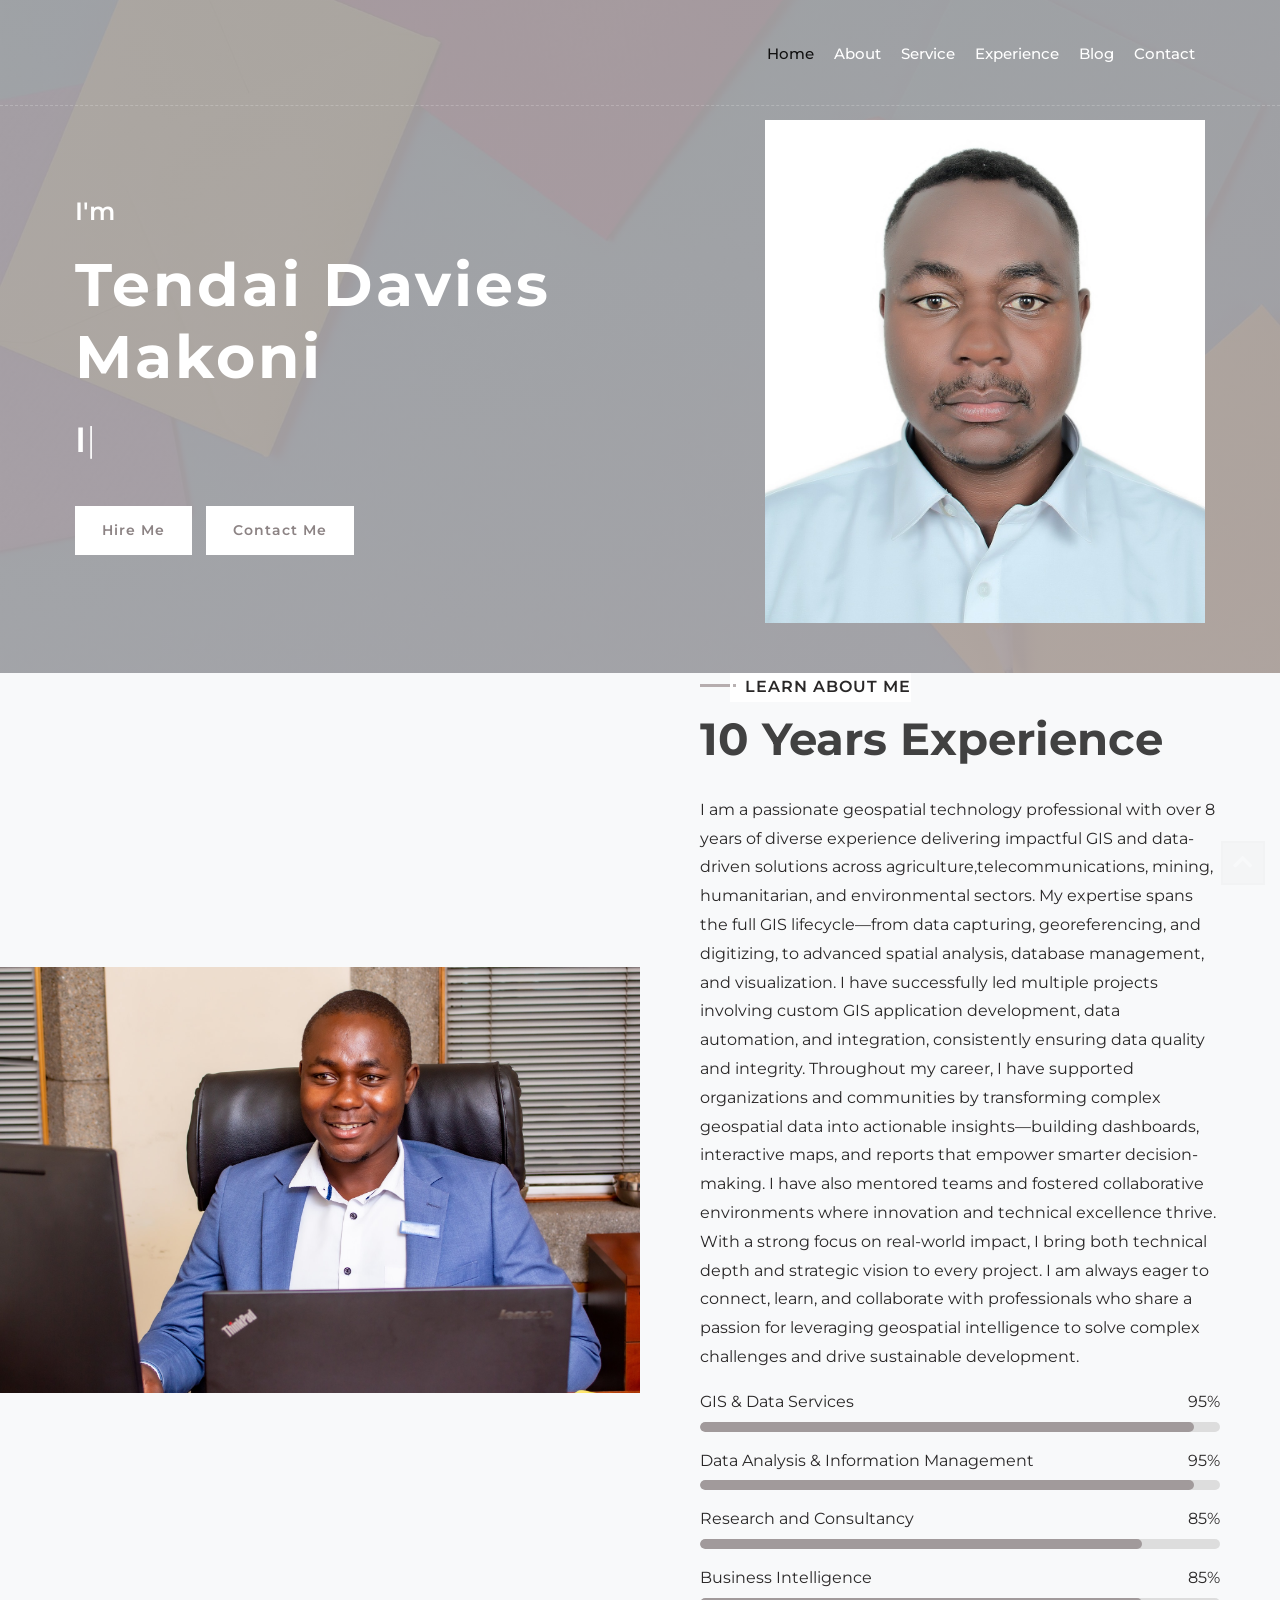
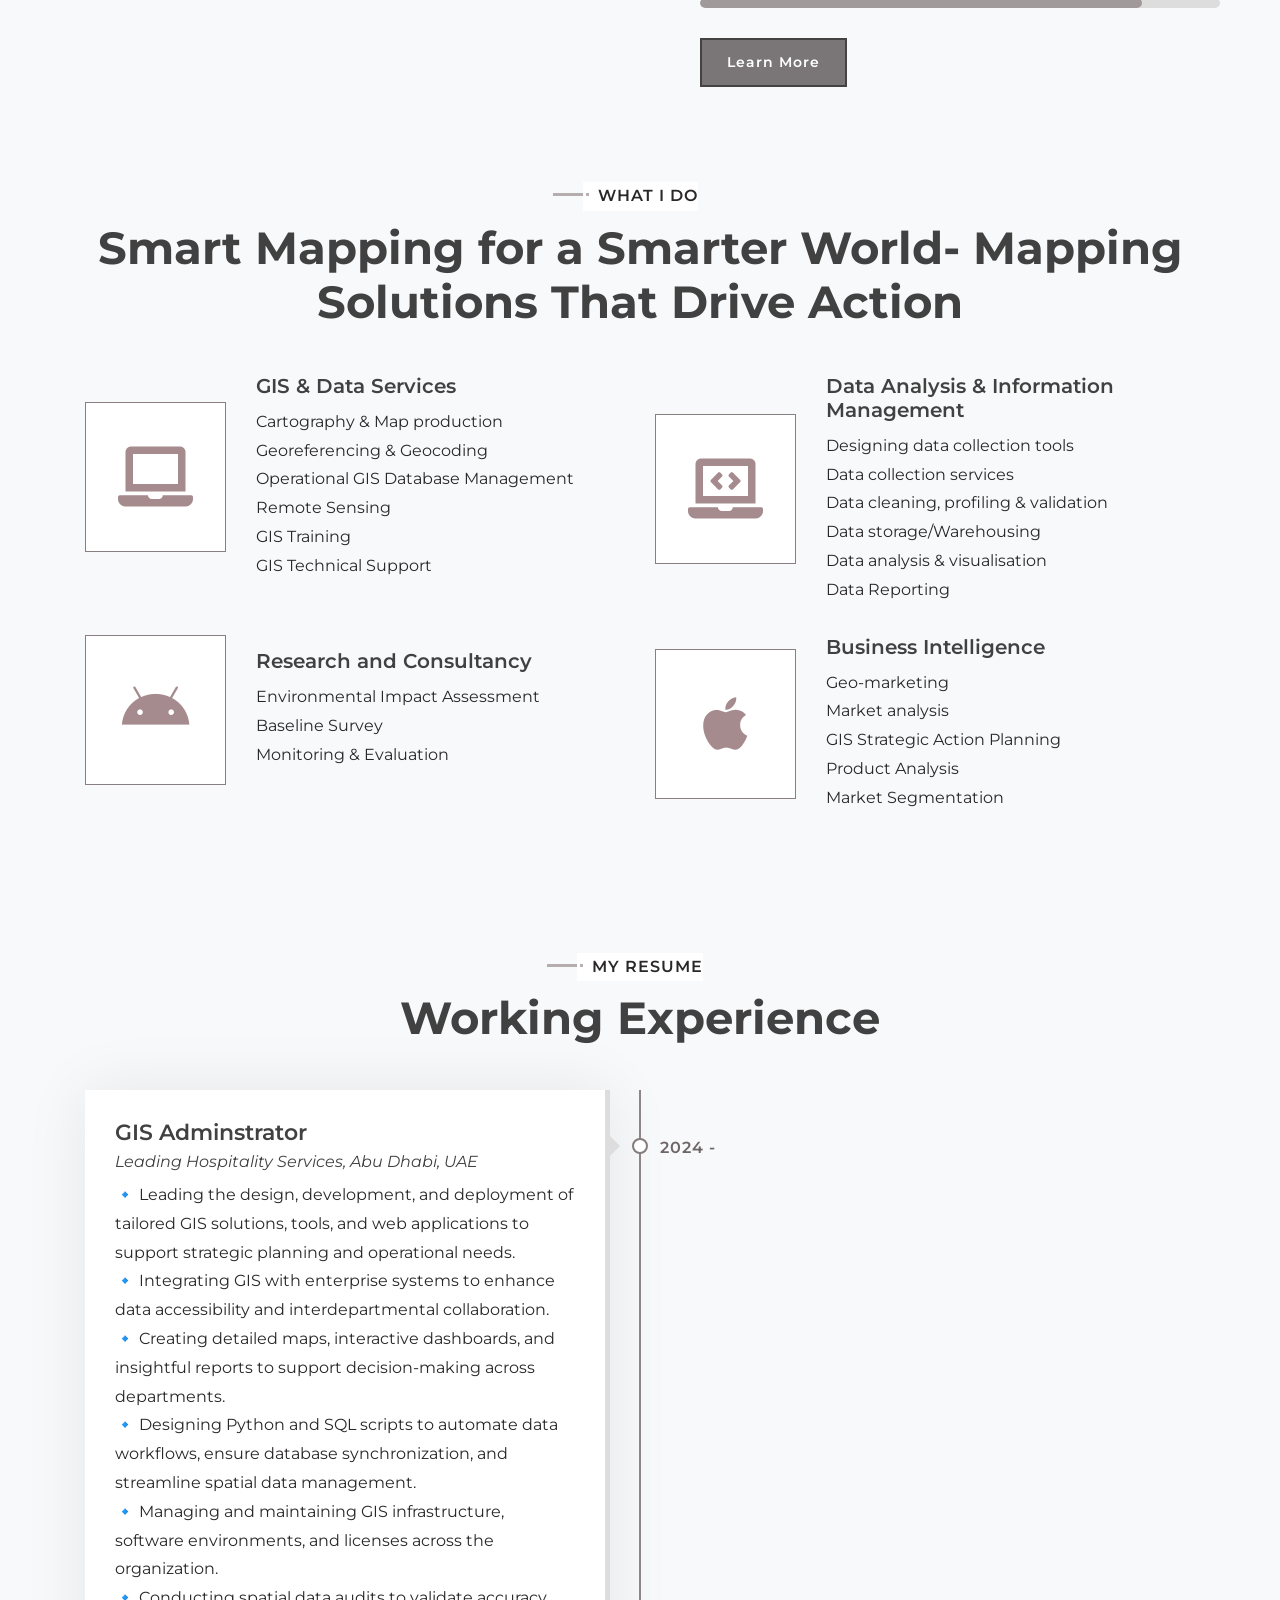
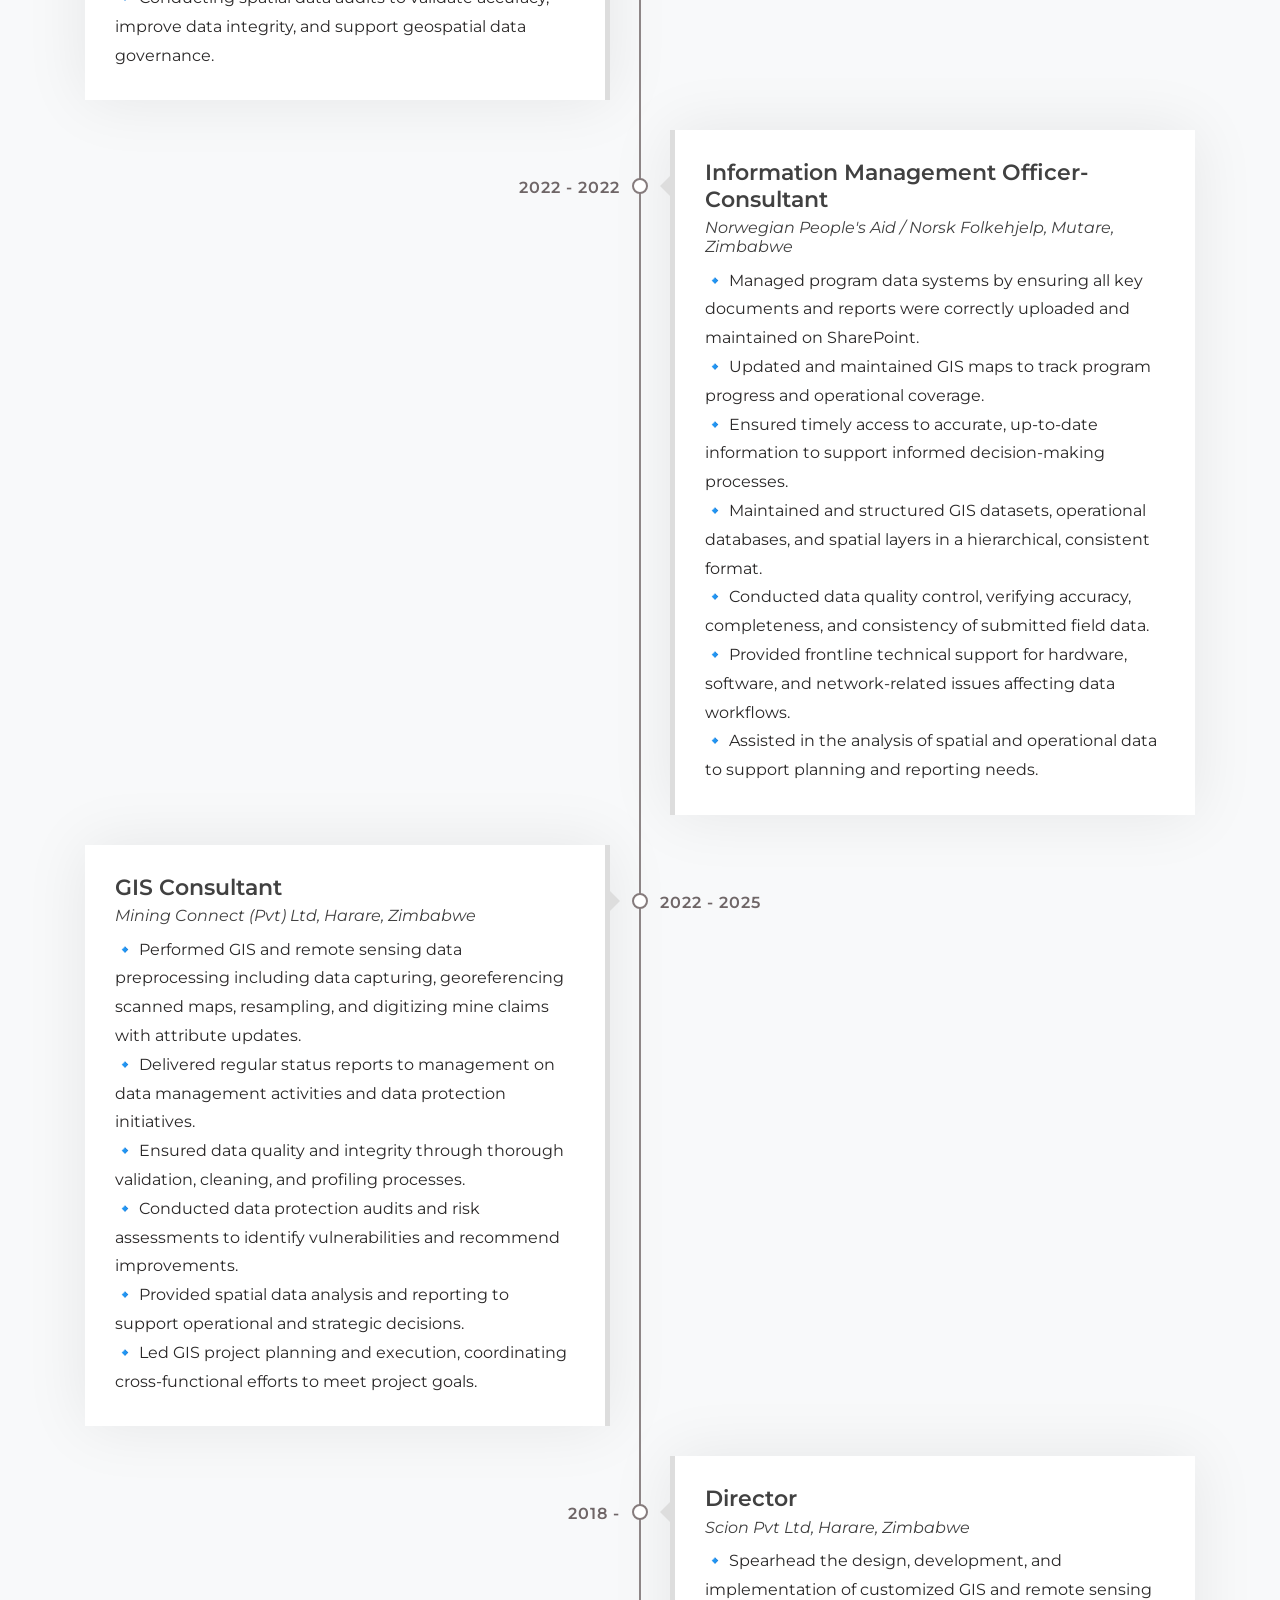
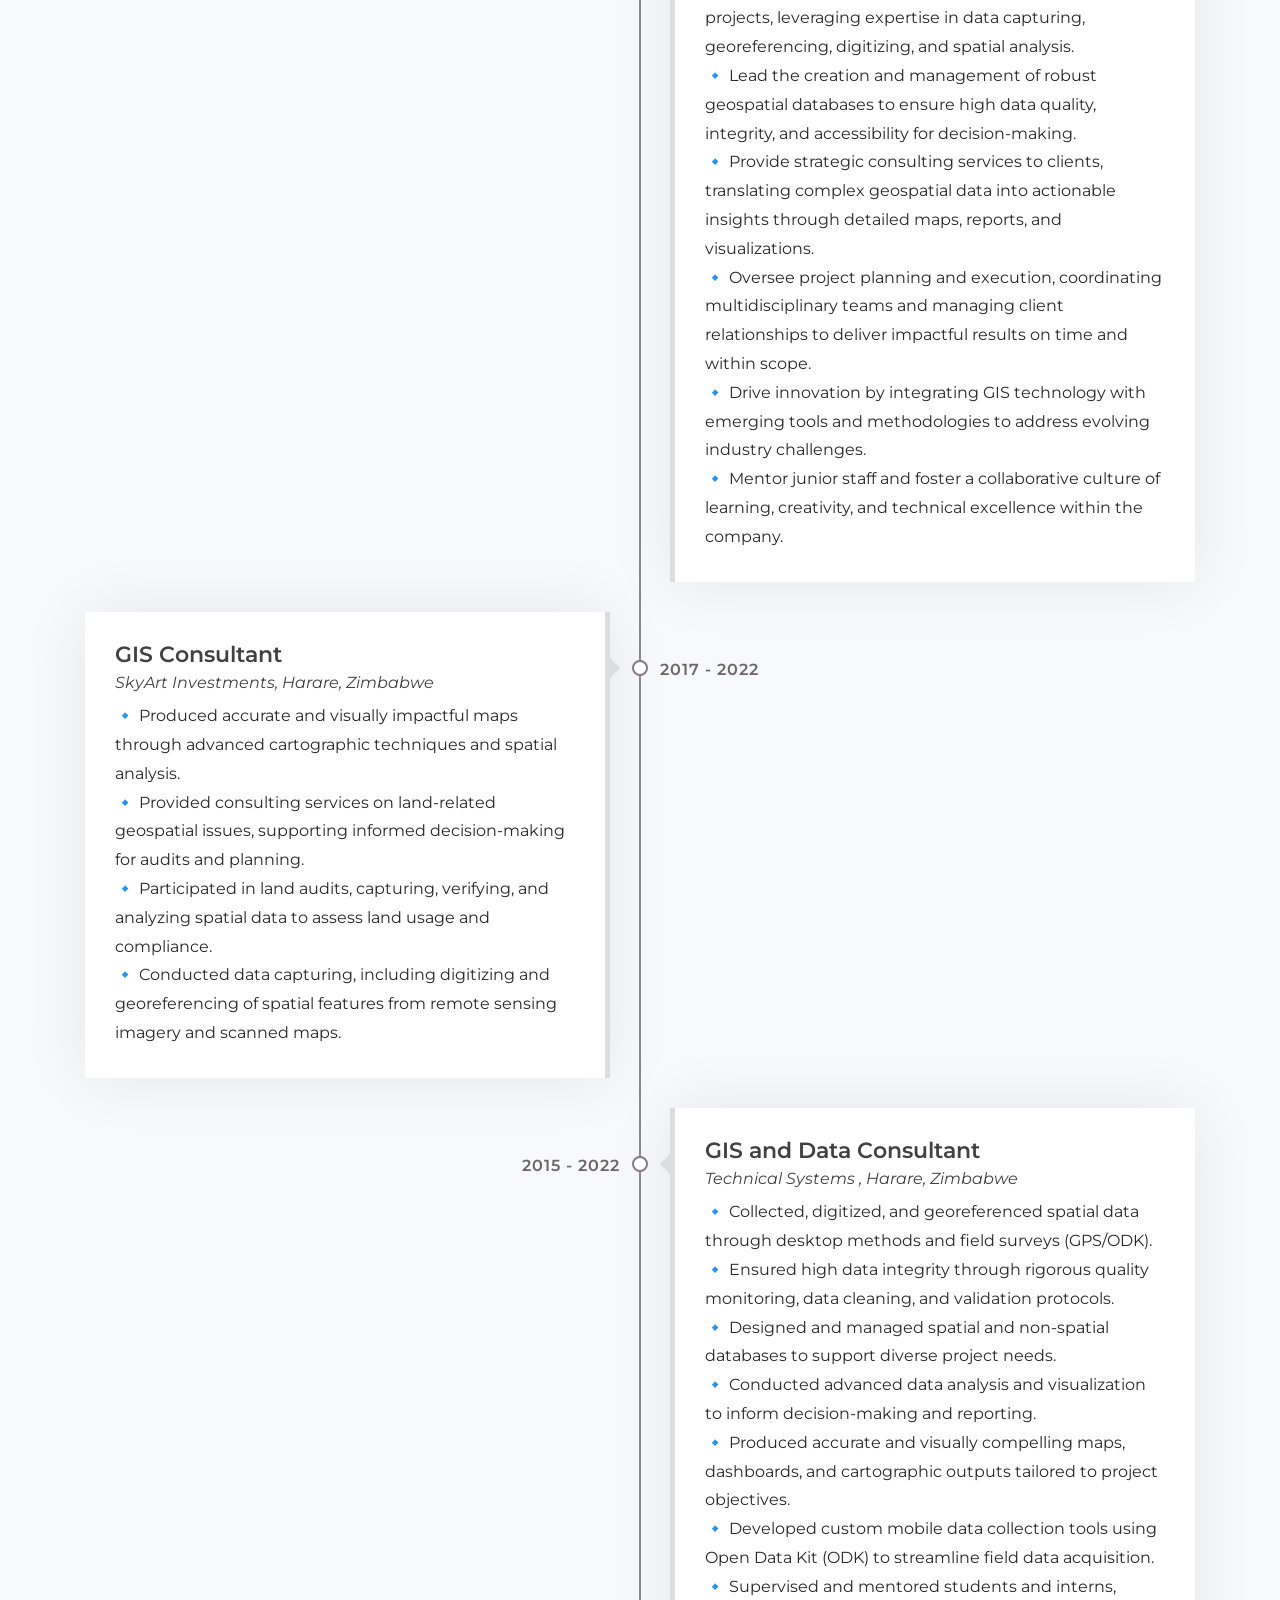
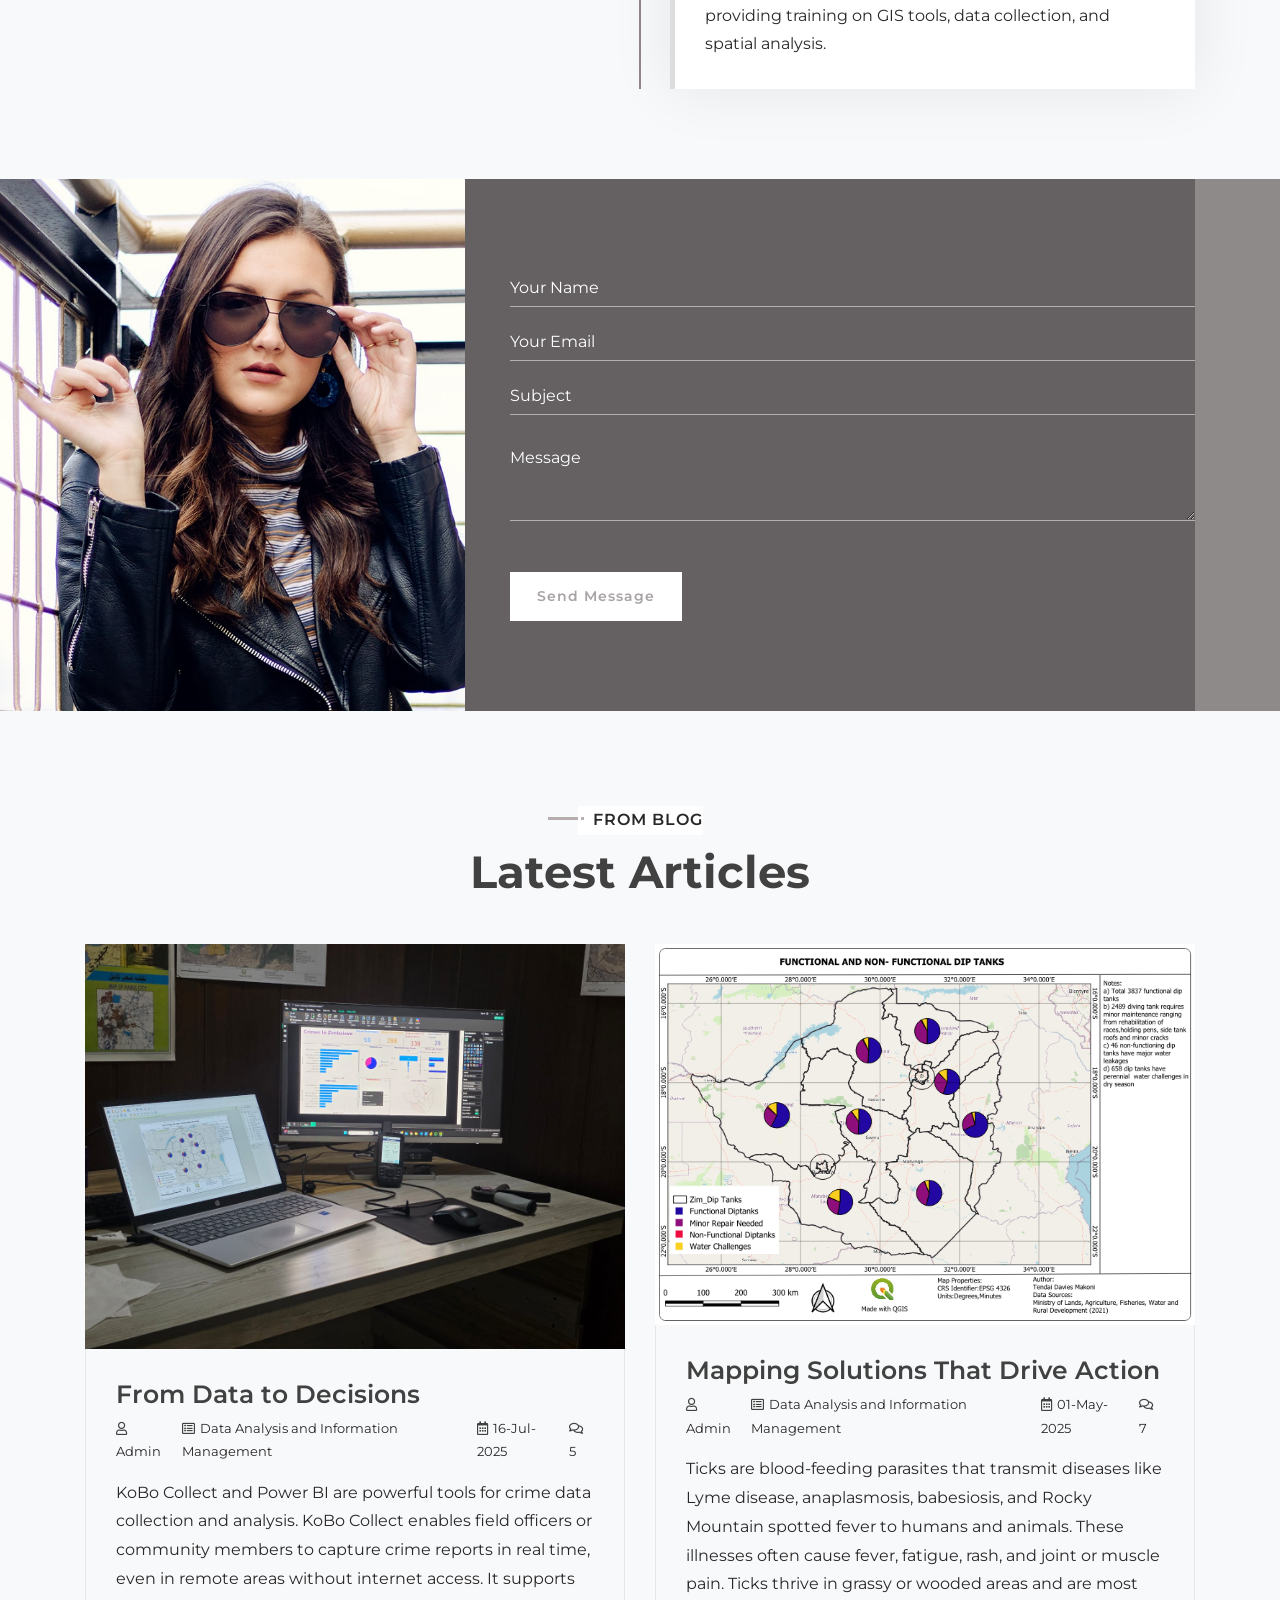
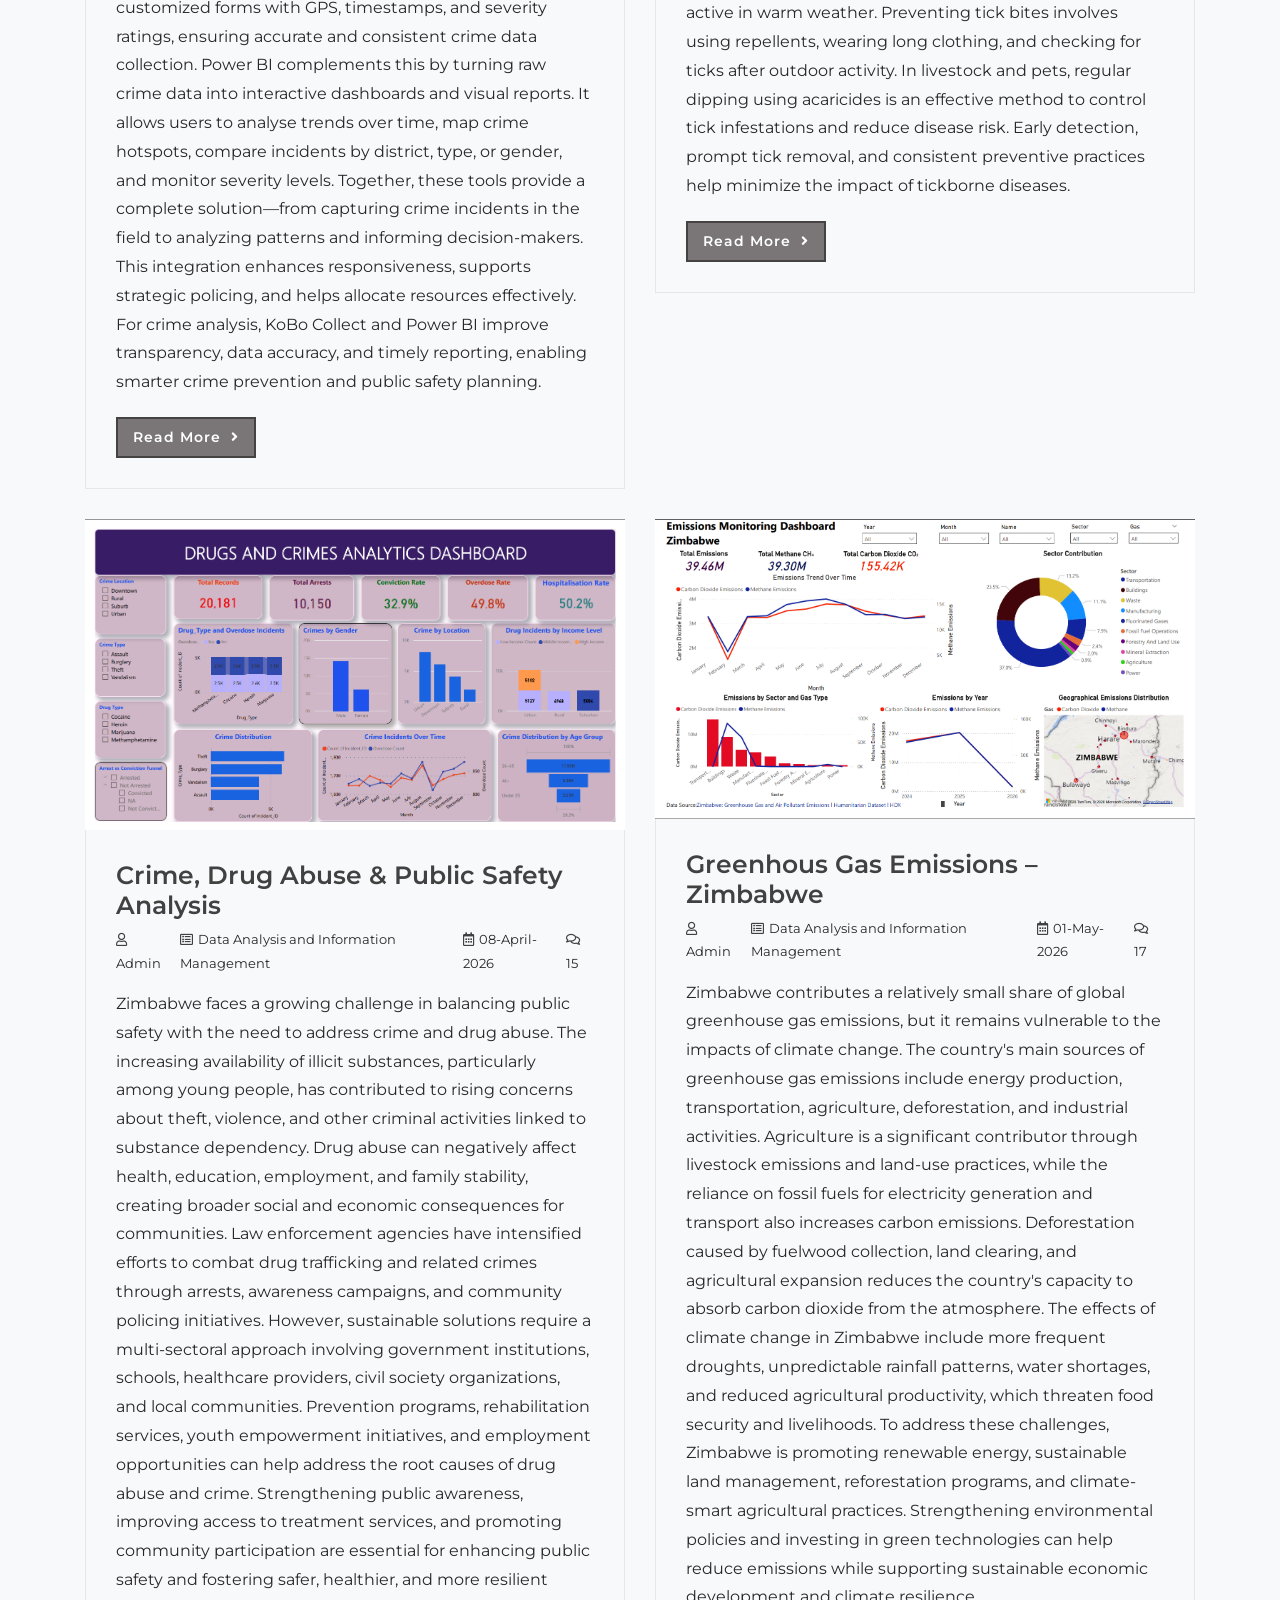
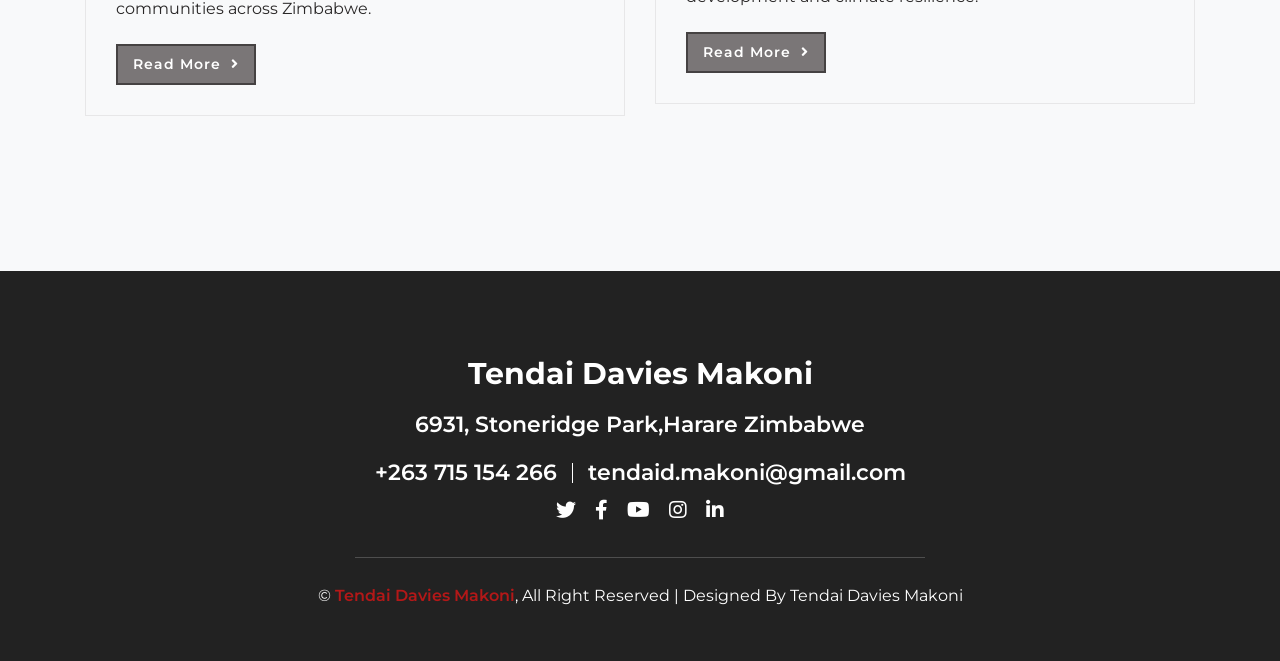
<file: personal_blog/index.html>
<!DOCTYPE html>
<html lang="en">
    <head>
        <meta charset="utf-8">
        <title>tendai personal blog</title>
        <meta content="width=device-width, initial-scale=1.0" name="viewport">
        <meta content="Free Website Template" name="keywords">
        <meta content="Free Website Template" name="description">

        <!-- Favicon -->
        <link href="img/favicon.ico" rel="icon">

        <!-- Google Font -->
        <link href="https://fonts.googleapis.com/css2?family=Montserrat:wght@300;400;500;600;700&display=swap" rel="stylesheet">

        <!-- CSS Libraries -->
        <link href="https://stackpath.bootstrapcdn.com/bootstrap/4.4.1/css/bootstrap.min.css" rel="stylesheet">
        <link href="https://cdnjs.cloudflare.com/ajax/libs/font-awesome/5.10.0/css/all.min.css" rel="stylesheet">
        <link href="lib/animate/animate.min.css" rel="stylesheet">
        <link href="lib/owlcarousel/assets/owl.carousel.min.css" rel="stylesheet">
        <link href="lib/lightbox/css/lightbox.min.css" rel="stylesheet">

        <!-- Template Stylesheet -->
        <link href="css/style.css" rel="stylesheet">
    </head>

    <body data-spy="scroll" data-target=".navbar" data-offset="51">
        <!-- Nav Bar Start -->
        <div class="navbar navbar-expand-lg bg-light navbar-light">
            <div class="container-fluid">
                
                <button type="button" class="navbar-toggler" data-toggle="collapse" data-target="#navbarCollapse">
                    <span class="navbar-toggler-icon"></span>
                </button>

                <div class="collapse navbar-collapse justify-content-between" id="navbarCollapse">
                    <div class="navbar-nav ml-auto">
                        <a href="#home" class="nav-item nav-link active">Home</a>
                        <a href="#about" class="nav-item nav-link">About</a>
                        <a href="#service" class="nav-item nav-link">Service</a>
                        <a href="#experience" class="nav-item nav-link">Experience</a>
                        
                        <a href="#blog" class="nav-item nav-link">Blog</a>
                        <a href="#contact" class="nav-item nav-link">Contact</a>
                    </div>
                </div>
            </div>
        </div>
        <!-- Nav Bar End -->


        <!-- Hero Start -->
        <div class="hero" id="home">
            <div class="container-fluid">
                <div class="row align-items-center">
                    <div class="col-sm-12 col-md-6">
                        <div class="hero-content">
                            <div class="hero-text">
                                <p>I'm</p>
                                <h1>Tendai Davies Makoni</h1>
                                <h2></h2>
                                <div class="typed-text">GIS Specialist, Information Management Officer, Cartographer, Environmentalist</div>
                            </div>
                            <div class="hero-btn">
                                <a class="btn" href="">Hire Me</a>
                                <a class="btn" href="">Contact Me</a>
                            </div>
                        </div>
                    </div>
                    <div class="col-sm-12 col-md-6 d-none d-md-block">
                        <div class="hero-image">
                            <img src="img/blog-11.jpg" alt="Hero Image">
                        </div>
                    </div>
                </div>
            </div>
        </div>
        <!-- Hero End -->


        <!-- About Start -->
        <div class="about wow fadeInUp" data-wow-delay="0.1s" id="about">
            <div class="container-fluid">
                <div class="row align-items-center">
                    <div class="col-lg-6">
                        <div class="about-img">
                            <img src="img/about.jpg" alt="Image">
                        </div>
                    </div>
                    <div class="col-lg-6">
                        <div class="about-content">
                            <div class="section-header text-left">
                                <p>Learn About Me</p>
                                <h2>10 Years Experience</h2>
                            </div>
                            <div class="about-text">
                                <p>
                                    I am a passionate geospatial technology professional with over 8 years of diverse experience delivering impactful GIS and data-driven solutions across agriculture,telecommunications, mining, humanitarian, and environmental sectors.
                                    My expertise spans the full GIS lifecycle—from data capturing, georeferencing, and digitizing, to advanced spatial analysis, database management, and visualization. I have successfully led multiple projects involving custom GIS application development, data automation, and integration, consistently ensuring data quality and integrity.
                                    Throughout my career, I have supported organizations and communities by transforming complex geospatial data into actionable insights—building dashboards, interactive maps, and reports that empower smarter decision-making. I have also mentored teams and fostered collaborative environments where innovation and technical excellence thrive.
                                    With a strong focus on real-world impact, I bring both technical depth and strategic vision to every project. I am always eager to connect, learn, and collaborate with professionals who share a passion for leveraging geospatial intelligence to solve complex challenges and drive sustainable development.
                                </p>
                            </div>
                            <div class="skills">
                                <div class="skill-name">
                                    <p>GIS & Data Services</Data></p><p>95%</p>
                                </div>
                                <div class="progress">
                                    <div class="progress-bar" role="progressbar" aria-valuenow="95" aria-valuemin="0" aria-valuemax="100"></div>
                                </div>
                                <div class="skill-name">
                                    <p>Data Analysis & Information Management</p><p>95%</p>
                                </div>
                                <div class="progress">
                                    <div class="progress-bar" role="progressbar" aria-valuenow="95" aria-valuemin="0" aria-valuemax="100"></div>
                                </div>
                                <div class="skill-name">
                                    <p>Research and Consultancy</p><p>85%</p>
                                </div>
                                <div class="progress">
                                    <div class="progress-bar" role="progressbar" aria-valuenow="85" aria-valuemin="0" aria-valuemax="100"></div>
                                </div>
                                <div class="skill-name">
                                    <p>Business Intelligence</p><p>85%</p>
                                </div>
                                <div class="progress">
                                    <div class="progress-bar" role="progressbar" aria-valuenow="85" aria-valuemin="0" aria-valuemax="100"></div>
                                </div>
                            </div>
                            <a class="btn" href="">Learn More</a>
                        </div>
                    </div>
                </div>
            </div>
        </div>
        <!-- About End -->
        
        
        <!-- Service Start -->
        <div class="service" id="service">
            <div class="container">
                <div class="section-header text-center wow zoomIn" data-wow-delay="0.1s">
                    <p>What I do</p>
                    <h2>Smart Mapping for a Smarter World- Mapping Solutions That Drive Action</h2>
                </div>
                <div class="row">
                    <div class="col-lg-6 wow fadeInUp" data-wow-delay="0.0s">
                        <div class="service-item">
                            <div class="service-icon">
                                <i class="fa fa-laptop"></i>
                            </div>
                            <div class="service-text">
                                <h3> GIS & Data Services</h3>
                                <p>
                                    Cartography & Map production <br>
                                    Georeferencing & Geocoding<br>
                                    Operational GIS Database Management<br>
                                    Remote Sensing<br>
                                    GIS Training<br>
                                    GIS Technical Support<br>


                                </p>
                            </div>
                        </div>
                    </div>
                    <div class="col-lg-6 wow fadeInUp" data-wow-delay="0.2s">
                        <div class="service-item">
                            <div class="service-icon">
                                <i class="fa fa-laptop-code"></i>
                            </div>
                            <div class="service-text">
                                <h3>Data Analysis & Information Management</h3>
                                <p>
                                    Designing data collection tools <br>
                                    Data collection services <br>
                                    Data cleaning, profiling & validation<br>
                                    Data storage/Warehousing<br>
                                    Data analysis & visualisation<br>
                                    Data Reporting<br>
                                </p>
                            </div>
                        </div>
                    </div>
                    <div class="col-lg-6 wow fadeInUp" data-wow-delay="0.4s">
                        <div class="service-item">
                            <div class="service-icon">
                                <i class="fab fa-android"></i>
                            </div>
                            <div class="service-text">
                                <h3>Research and Consultancy</h3>
                                <p>
                                    Environmental Impact Assessment <br>
                                    Baseline Survey <br>
                                    Monitoring & Evaluation<br>

                                </p>
                            </div>
                        </div>
                    </div>
                    <div class="col-lg-6 wow fadeInUp" data-wow-delay="0.6s">
                        <div class="service-item">
                            <div class="service-icon">
                                <i class="fab fa-apple"></i>
                            </div>
                            <div class="service-text">
                                <h3>Business Intelligence</h3>
                                <p>
                                    Geo-marketing <br>
                                    Market analysis <br>
                                    GIS Strategic Action Planning <br>
                                    Product Analysis <br>
                                    Market Segmentation <br>

                                </p>
                            </div>
                        </div>
                    </div>
                </div>
            </div>
        </div>
        <!-- Service End -->
        
        
         <!-- Experience Start -->
        <div class="experience" id="experience">
            <div class="container">
                <header class="section-header text-center wow zoomIn" data-wow-delay="0.1s">
                    <p>My Resume</p>
                    <h2>Working Experience</h2>
                </header>
                <div class="timeline">
                    <div class="timeline-item left wow slideInLeft" data-wow-delay="0.1s">
                        <div class="timeline-text">
                            <div class="timeline-date">2024 - </div>
                            <h2>GIS Adminstrator</h2>
                            <h4>Leading Hospitality Services, Abu Dhabi, UAE</h4>
                            <p>
                                🔹 Leading the design, development, and deployment of tailored GIS solutions, tools, and web applications to support strategic planning and operational needs.<br>
                                🔹 Integrating GIS with enterprise systems to enhance data accessibility and interdepartmental collaboration. <br>
                                🔹 Creating detailed maps, interactive dashboards, and insightful reports to support decision-making across departments.<br>
                                🔹 Designing Python and SQL scripts to automate data workflows, ensure database synchronization, and streamline spatial data management.<br>
                                🔹 Managing and maintaining GIS infrastructure, software environments, and licenses across the organization.<br>
                                🔹 Conducting spatial data audits to validate accuracy, improve data integrity, and support geospatial data governance.
                            </p>
                        </div>
                    </div>
                    
                    
                    <div class="timeline-item right wow slideInRight" data-wow-delay="0.1s">
                        <div class="timeline-text">
                            <div class="timeline-date">2022 - 2022</div>
                            <h2>Information Management Officer- Consultant</h2>
                            <h4>Norwegian People's Aid / Norsk Folkehjelp, Mutare, Zimbabwe</h4>
                            <p>
                                🔹 Managed program data systems by ensuring all key documents and reports were correctly uploaded and maintained on SharePoint. <br>
                                🔹 Updated and maintained GIS maps to track program progress and operational coverage. <br>
                                🔹 Ensured timely access to accurate, up-to-date information to support informed decision-making processes. <br>
                                🔹 Maintained and structured GIS datasets, operational databases, and spatial layers in a hierarchical, consistent format. <br>
                                🔹 Conducted data quality control, verifying accuracy, completeness, and consistency of submitted field data. <br>
                                🔹 Provided frontline technical support for hardware, software, and network-related issues affecting data workflows. <br>
                                🔹 Assisted in the analysis of spatial and operational data to support planning and reporting needs.


                            </p>
                        </div>
                    </div>
                    <div class="timeline-item left wow slideInLeft" data-wow-delay="0.1s">
                        <div class="timeline-text">
                            <div class="timeline-date">2022 - 2025</div>
                            <h2>GIS Consultant</h2>
                            <h4>Mining Connect (Pvt) Ltd, Harare, Zimbabwe</h4>
                            <p>
                                🔹 Performed GIS and remote sensing data preprocessing including data capturing, georeferencing scanned maps, resampling, and digitizing mine claims with attribute updates.<br>
                                🔹 Delivered regular status reports to management on data management activities and data protection initiatives.<br>
                                🔹 Ensured data quality and integrity through thorough validation, cleaning, and profiling processes.<br>
                                🔹 Conducted data protection audits and risk assessments to identify vulnerabilities and recommend improvements.<br>
                                🔹 Provided spatial data analysis and reporting to support operational and strategic decisions.<br>
                                🔹 Led GIS project planning and execution, coordinating cross-functional efforts to meet project goals.

                            </p>
                        </div>
                    </div>

                    <div class="timeline-item right wow slideInRight" data-wow-delay="0.1s">
                        <div class="timeline-text">
                            <div class="timeline-date">2018 - </div>
                            <h2>Director</h2>
                            <h4>Scion Pvt Ltd, Harare, Zimbabwe</h4>
                            <p>
                                🔹 Spearhead the design, development, and implementation of customized GIS and remote sensing projects, leveraging expertise in data capturing, georeferencing, digitizing, and spatial analysis.<br>
                                🔹 Lead the creation and management of robust geospatial databases to ensure high data quality, integrity, and accessibility for decision-making.<br>
                                🔹 Provide strategic consulting services to clients, translating complex geospatial data into actionable insights through detailed maps, reports, and visualizations.<br>
                                🔹 Oversee project planning and execution, coordinating multidisciplinary teams and managing client relationships to deliver impactful results on time and within scope.<br>
                                🔹 Drive innovation by integrating GIS technology with emerging tools and methodologies to address evolving industry challenges.<br>
                                🔹 Mentor junior staff and foster a collaborative culture of learning, creativity, and technical excellence within the company.
                            </p>
                        </div>
                    </div>

                    <div class="timeline-item left wow slideInLeft" data-wow-delay="0.1s">
                        <div class="timeline-text">
                            <div class="timeline-date">2017 - 2022</div>
                            <h2>GIS Consultant</h2>
                            <h4>SkyArt Investments, Harare, Zimbabwe</h4>
                            <p>
                                🔹 Produced accurate and visually impactful maps through advanced cartographic techniques and spatial analysis.<br>
                                🔹 Provided consulting services on land-related geospatial issues, supporting informed decision-making for audits and planning.<br>
                                🔹 Participated in land audits, capturing, verifying, and analyzing spatial data to assess land usage and compliance.<br>
                                🔹 Conducted data capturing, including digitizing and georeferencing of spatial features from remote sensing imagery and scanned maps.

                            </p>
                        </div>
                    </div>
                    <div class="timeline-item right wow slideInRight" data-wow-delay="0.1s">
                        <div class="timeline-text">
                            <div class="timeline-date">2015 - 2022</div>
                            <h2>GIS and Data Consultant </h2>
                            <h4>Technical Systems , Harare, Zimbabwe</h4>
                            <p>
                                🔹 Collected, digitized, and georeferenced spatial data through desktop methods and field surveys (GPS/ODK).<br>
                                🔹 Ensured high data integrity through rigorous quality monitoring, data cleaning, and validation protocols.<br>
                                🔹 Designed and managed spatial and non-spatial databases to support diverse project needs.<br>
                                🔹 Conducted advanced data analysis and visualization to inform decision-making and reporting.<br>
                                🔹 Produced accurate and visually compelling maps, dashboards, and cartographic outputs tailored to project objectives.<br>
                                🔹 Developed custom mobile data collection tools using Open Data Kit (ODK) to streamline field data acquisition.<br>
                                🔹 Supervised and mentored students and interns, providing training on GIS tools, data collection, and spatial analysis.

                            </p>
                        </div>
                    </div>
                </div>
            </div>
        </div>
        <!-- Job Experience End -->
        
        
        <!-- Contact Start -->
        <div class="contact wow fadeInUp" data-wow-delay="0.1s" id="contact">
            <div class="container-fluid">
                <div class="container">
                    <div class="row align-items-center">
                        <div class="col-md-4"></div>
                        <div class="col-md-8">
                            <div class="contact-form">
                                <div id="success"></div>
                                <form name="sentMessage" id="contactForm" novalidate="novalidate">
                                    <div class="control-group">
                                        <input type="text" class="form-control" id="name" placeholder="Your Name" required="required" data-validation-required-message="Please enter your name" />
                                        <p class="help-block"></p>
                                    </div>
                                    <div class="control-group">
                                        <input type="email" class="form-control" id="email" placeholder="Your Email" required="required" data-validation-required-message="Please enter your email" />
                                        <p class="help-block"></p>
                                    </div>
                                    <div class="control-group">
                                        <input type="text" class="form-control" id="subject" placeholder="Subject" required="required" data-validation-required-message="Please enter a subject" />
                                        <p class="help-block"></p>
                                    </div>
                                    <div class="control-group">
                                        <textarea class="form-control" id="message" placeholder="Message" required="required" data-validation-required-message="Please enter your message"></textarea>
                                        <p class="help-block"></p>
                                    </div>
                                    <div>
                                        <button class="btn" type="submit" id="sendMessageButton">Send Message</button>
                                    </div>
                                </form>
                            </div>
                        </div>
                    </div>
                </div>
            </div>
        </div>
        <!-- Contact End -->


        <!-- Blog Start -->
        <div class="blog" id="blog">
            <div class="container">
                <div class="section-header text-center wow zoomIn" data-wow-delay="0.1s">
                    <p>From Blog</p>
                    <h2>Latest Articles</h2>
                </div>
                <div class="row">
                    <div class="col-lg-6">
                        <div class="blog-item wow fadeInUp" data-wow-delay="0.1s">
                            <div class="blog-img">
                                <img src="img/blog-1.jpg" alt="Blog">
                            </div>
                            <div class="blog-text">
                                <h2>From Data to Decisions</h2>
                                <div class="blog-meta">
                                    <p><i class="far fa-user"></i>Admin</p>
                                    <p><i class="far fa-list-alt"></i>Data Analysis and Information Management</p>
                                    <p><i class="far fa-calendar-alt"></i>16-Jul-2025</p>
                                    <p><i class="far fa-comments"></i>5</p>
                                </div>
                                <p>
                                  KoBo Collect and Power BI are powerful tools for crime data collection and analysis. KoBo Collect enables field officers or community members to capture crime reports in real time, even in remote areas without internet access. It supports customized forms with GPS, timestamps, and severity ratings, ensuring accurate and consistent crime data collection. Power BI complements this by turning raw crime data into interactive dashboards and visual reports. It allows users to analyse trends over time, map crime hotspots, compare incidents by district, type, or gender, and monitor severity levels. Together, these tools provide a complete solution—from capturing crime incidents in the field to analyzing patterns and informing decision-makers. This integration enhances responsiveness, supports strategic policing, and helps allocate resources effectively. For crime analysis, KoBo Collect and Power BI improve transparency, data accuracy, and timely reporting, enabling smarter crime prevention and public safety planning. 
                                </p>
                                <a class="btn" href="">Read More <i class="fa fa-angle-right"></i></a>
                            </div>
                        </div>
                    </div>
                    <div class="col-lg-6">
                        <div class="blog-item wow fadeInUp" data-wow-delay="0.3s">
                            <div class="blog-img">
                                <img src="img/blog-2.png" alt="Blog">
                            </div>
                            <div class="blog-text">
                                <h2>Mapping Solutions That Drive Action</h2>
                                <div class="blog-meta">
                                    <p><i class="far fa-user"></i>Admin</p>
                                    <p><i class="far fa-list-alt"></i>Data Analysis and Information Management</p>
                                    <p><i class="far fa-calendar-alt"></i>01-May-2025</p>
                                    <p><i class="far fa-comments"></i>7</p>
                                </div>
                                <p>
                                    Ticks are blood-feeding parasites that transmit diseases like Lyme disease, anaplasmosis, babesiosis, and Rocky Mountain spotted fever to humans and animals. These illnesses often cause fever, fatigue, rash, and joint or muscle pain. Ticks thrive in grassy or wooded areas and are most active in warm weather. Preventing tick bites involves using repellents, wearing long clothing, and checking for ticks after outdoor activity. In livestock and pets, regular dipping using acaricides is an effective method to control tick infestations and reduce disease risk. Early detection, prompt tick removal, and consistent preventive practices help minimize the impact of tickborne diseases.
                                </p>
                                <a class="btn" href="">Read More <i class="fa fa-angle-right"></i></a>
                            </div>
                        </div>
                    </div>
                    <div class="col-lg-6">
                        <div class="blog-item wow fadeInUp" data-wow-delay="0.3s">
                            <div class="blog-img">
                                <img src="img/crimes.png" alt="Blog">
                            </div>
                            <div class="blog-text">
                                <h2>Crime, Drug Abuse & Public Safety Analysis</h2>
                                <div class="blog-meta">
                                    <p><i class="far fa-user"></i>Admin</p>
                                    <p><i class="far fa-list-alt"></i>Data Analysis and Information Management</p>
                                    <p><i class="far fa-calendar-alt"></i>08-April-2026</p>
                                    <p><i class="far fa-comments"></i>15</p>
                                </div>
                                <p>Zimbabwe faces a growing challenge in balancing public safety with the need to address crime and drug abuse. The increasing availability of illicit substances, particularly among young people, has contributed to rising concerns about theft, violence, and other criminal activities linked to substance dependency. Drug abuse can negatively affect health, education, employment, and family stability, creating broader social and economic consequences for communities.
                                   Law enforcement agencies have intensified efforts to combat drug trafficking and related crimes through arrests, awareness campaigns, and community policing initiatives. However, sustainable solutions require a multi-sectoral approach involving government institutions, schools, healthcare providers, civil society organizations, and local communities. Prevention programs, rehabilitation services, youth empowerment initiatives, and employment opportunities can help address the root causes of drug abuse and crime.

                                   Strengthening public awareness, improving access to treatment services, and promoting community participation are essential for enhancing public safety and fostering safer, healthier, and more resilient communities across Zimbabwe.
                                </p>
                                <a class="btn" href="crimes.html">
                                  Read More <i class="fa fa-angle-right"></i>
                              </a>
                            </div>
                        </div>
                    </div>
                    <div class="col-lg-6">
                        <div class="blog-item wow fadeInUp" data-wow-delay="0.3s">
                            <div class="blog-img">
                                <img src="img/Gases.png" alt="Blog">
                            </div>
                            <div class="blog-text">
                                <h2>Greenhous Gas Emissions  – Zimbabwe</h2>
                                <div class="blog-meta">
                                    <p><i class="far fa-user"></i>Admin</p>
                                    <p><i class="far fa-list-alt"></i>Data Analysis and Information Management</p>
                                    <p><i class="far fa-calendar-alt"></i>01-May-2026</p>
                                    <p><i class="far fa-comments"></i>17</p>
                                </div>
                                <p>
                                    Zimbabwe contributes a relatively small share of global greenhouse gas emissions, but it remains vulnerable to the impacts of climate change. The country's main sources of greenhouse gas emissions include energy production, transportation, agriculture, deforestation, and industrial activities. Agriculture is a significant contributor through livestock emissions and land-use practices, while the reliance on fossil fuels for electricity generation and transport also increases carbon emissions.
                                    Deforestation caused by fuelwood collection, land clearing, and agricultural expansion reduces the country's capacity to absorb carbon dioxide from the atmosphere. The effects of climate change in Zimbabwe include more frequent droughts, unpredictable rainfall patterns, water shortages, and reduced agricultural productivity, which threaten food security and livelihoods.
                                    To address these challenges, Zimbabwe is promoting renewable energy, sustainable land management, reforestation programs, and climate-smart agricultural practices. Strengthening environmental policies and investing in green technologies can help reduce emissions while supporting sustainable economic development and climate resilience.</p>
                               
                                    <a class="btn" href="gas.html">
                                     Read More <i class="fa fa-angle-right"></i>
                                   </a>
                            </div>
                        </div>
                    </div>
                </div>
            </div>
        </div>
        <!-- Blog End -->


        <!-- Footer Start -->
        <div class="footer wow fadeIn" data-wow-delay="0.3s">
            <div class="container-fluid">
                <div class="container">
                    <div class="footer-info">
                        <h2>Tendai Davies Makoni</h2>
                        <h3>6931, Stoneridge Park,Harare Zimbabwe</h3>
                        <div class="footer-menu">
                            <p>+263 715 154 266</p>
                            <p>tendaid.makoni@gmail.com</p>
                        </div>
                        <div class="footer-social">
                            <a href=""><i class="fab fa-twitter"></i></a>
                            <a href=""><i class="fab fa-facebook-f"></i></a>
                            <a href=""><i class="fab fa-youtube"></i></a>
                            <a href=""><i class="fab fa-instagram"></i></a>
                            <a href=""><i class="fab fa-linkedin-in"></i></a>
                        </div>
                    </div>
                </div>
                <div class="container copyright">
                    <p>&copy; <a href="#">Tendai Davies Makoni</a>, All Right Reserved | 
					
					<!--/*** This template is free as long as you keep the footer author’s credit link/attribution link/backlink. If you'd like to use the template without the footer author’s credit link/attribution link/backlink, you can purchase the Credit Removal License from "https://htmlcodex.com/credit-removal". Thank you for your support. ***/-->
                    Designed By Tendai Davies Makoni</a></p>
                </div>
            </div>
        </div>
        <!-- Footer End -->
        
        
        <!-- Back to top button -->
        <a href="#" class="btn back-to-top"><i class="fa fa-chevron-up"></i></a>
        
        
        <!-- Pre Loader -->
        <div id="loader" class="show">
            <div class="loader"></div>
        </div>

        
        <!-- JavaScript Libraries -->
        <script src="https://code.jquery.com/jquery-3.4.1.min.js"></script>
        <script src="https://stackpath.bootstrapcdn.com/bootstrap/4.4.1/js/bootstrap.bundle.min.js"></script>
        <script src="lib/easing/easing.min.js"></script>
        <script src="lib/wow/wow.min.js"></script>
        <script src="lib/waypoints/waypoints.min.js"></script>
        <script src="lib/typed/typed.min.js"></script>
        <script src="lib/owlcarousel/owl.carousel.min.js"></script>
        <script src="lib/isotope/isotope.pkgd.min.js"></script>
        <script src="lib/lightbox/js/lightbox.min.js"></script>
        
        <!-- Contact Javascript File -->
        <script src="mail/jqBootstrapValidation.min.js"></script>
        <script src="mail/contact.js"></script>

        <!-- Template Javascript -->
        <script src="js/main.js"></script>
    </body>
</html>
</file>
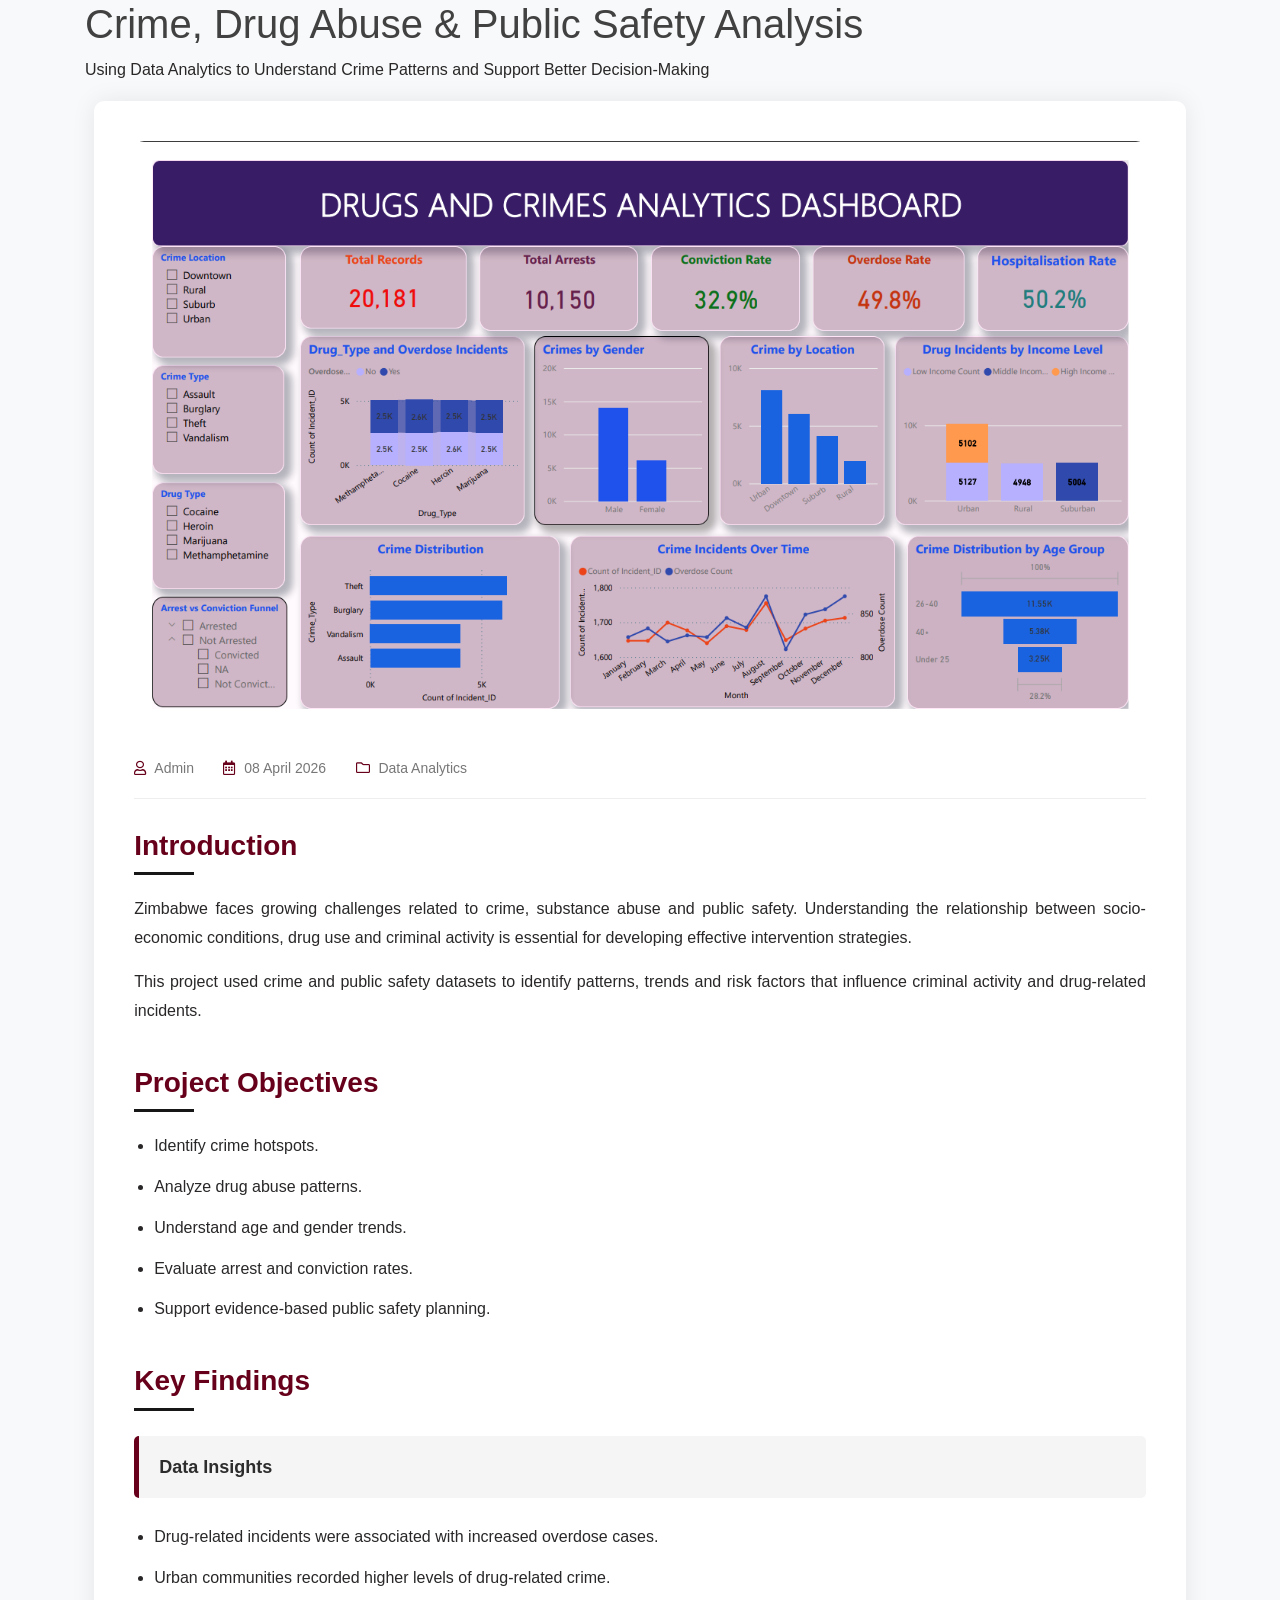
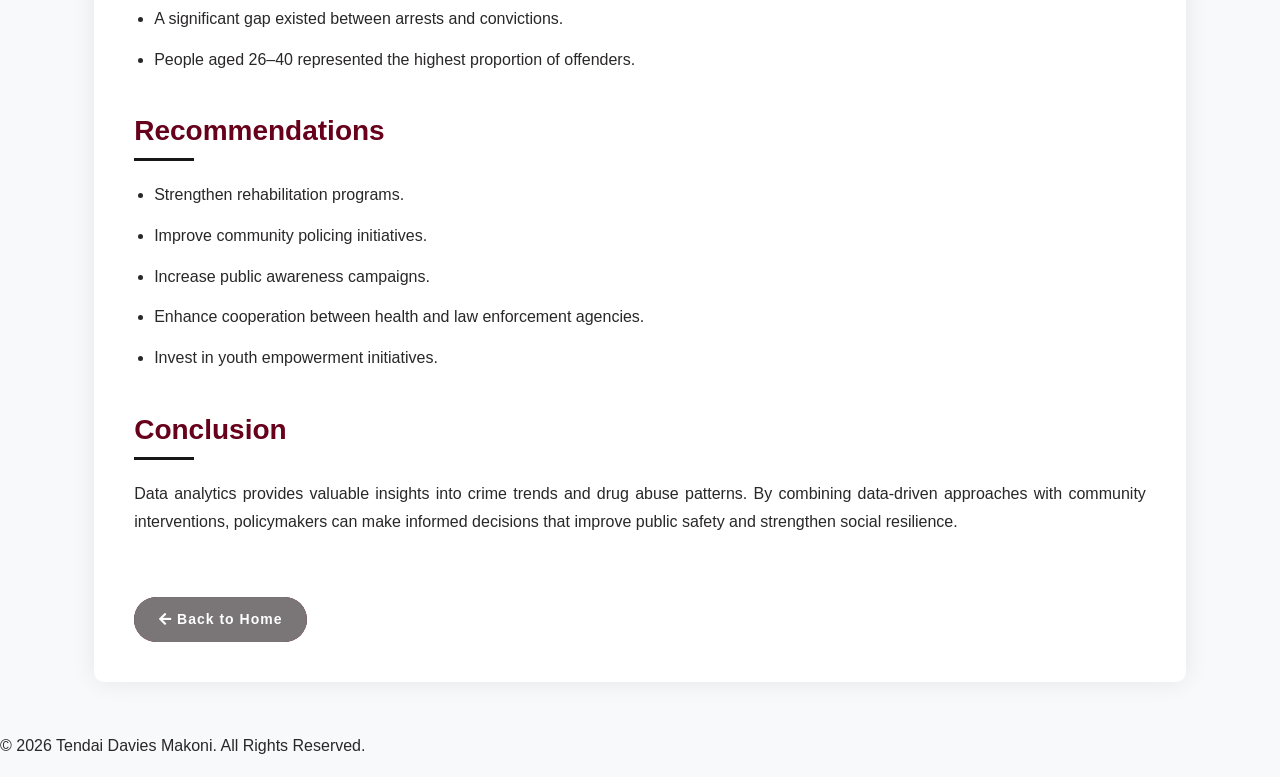
<file: personal_blog/crimes.html>
<!DOCTYPE html>

<!-- Bootstrap -->
<link href="https://stackpath.bootstrapcdn.com/bootstrap/4.4.1/css/bootstrap.min.css" rel="stylesheet">

<!-- Font Awesome -->
<link href="https://cdnjs.cloudflare.com/ajax/libs/font-awesome/5.10.0/css/all.min.css" rel="stylesheet">

<!-- Your Website CSS -->
<link href="css/style.css" rel="stylesheet">

<div class="container">
    <h1>Crime, Drug Abuse & Public Safety Analysis</h1>
    <p>Using Data Analytics to Understand Crime Patterns and Support Better Decision-Making</p>
</div>
<div class="row">
    <div class="col-lg-10 mx-auto">

        <img src="img/crimes.png" alt="Crime Analysis">

        <div class="article-meta">
            <span><i class="far fa-user"></i> Admin</span>
            <span><i class="far fa-calendar-alt"></i> 08 April 2026</span>
            <span><i class="far fa-folder"></i> Data Analytics</span>
        </div>

        <div class="article-section">
            <h3>Introduction</h3>

            <p>
                Zimbabwe faces growing challenges related to crime,
                substance abuse and public safety. Understanding the
                relationship between socio-economic conditions, drug
                use and criminal activity is essential for developing
                effective intervention strategies.
            </p>

            <p>
                This project used crime and public safety datasets
                to identify patterns, trends and risk factors that
                influence criminal activity and drug-related incidents.
            </p>
        </div>

        <div class="article-section">
            <h3>Project Objectives</h3>

            <ul>
                <li>Identify crime hotspots.</li>
                <li>Analyze drug abuse patterns.</li>
                <li>Understand age and gender trends.</li>
                <li>Evaluate arrest and conviction rates.</li>
                <li>Support evidence-based public safety planning.</li>
            </ul>
        </div>

        <div class="article-section">
            <h3>Key Findings</h3>

            <div class="insight-box">
                <strong>Data Insights</strong>
            </div>

            <ul>
                <li>Drug-related incidents were associated with increased overdose cases.</li>
                <li>Urban communities recorded higher levels of drug-related crime.</li>
                <li>A significant gap existed between arrests and convictions.</li>
                <li>People aged 26–40 represented the highest proportion of offenders.</li>
            </ul>
        </div>

        <div class="article-section">
            <h3>Recommendations</h3>

            <ul>
                <li>Strengthen rehabilitation programs.</li>
                <li>Improve community policing initiatives.</li>
                <li>Increase public awareness campaigns.</li>
                <li>Enhance cooperation between health and law enforcement agencies.</li>
                <li>Invest in youth empowerment initiatives.</li>
            </ul>
        </div>

        <div class="article-section">
            <h3>Conclusion</h3>

            <p>
                Data analytics provides valuable insights into crime
                trends and drug abuse patterns. By combining data-driven
                approaches with community interventions, policymakers
                can make informed decisions that improve public safety
                and strengthen social resilience.
            </p>
        </div>

        <a href="index.html" class="btn btn-primary back-btn">
            <i class="fa fa-arrow-left"></i> Back to Home
        </a>

    </div>
</div>
<p>&copy; 2026 Tendai Davies Makoni. All Rights Reserved.</p>
</file>
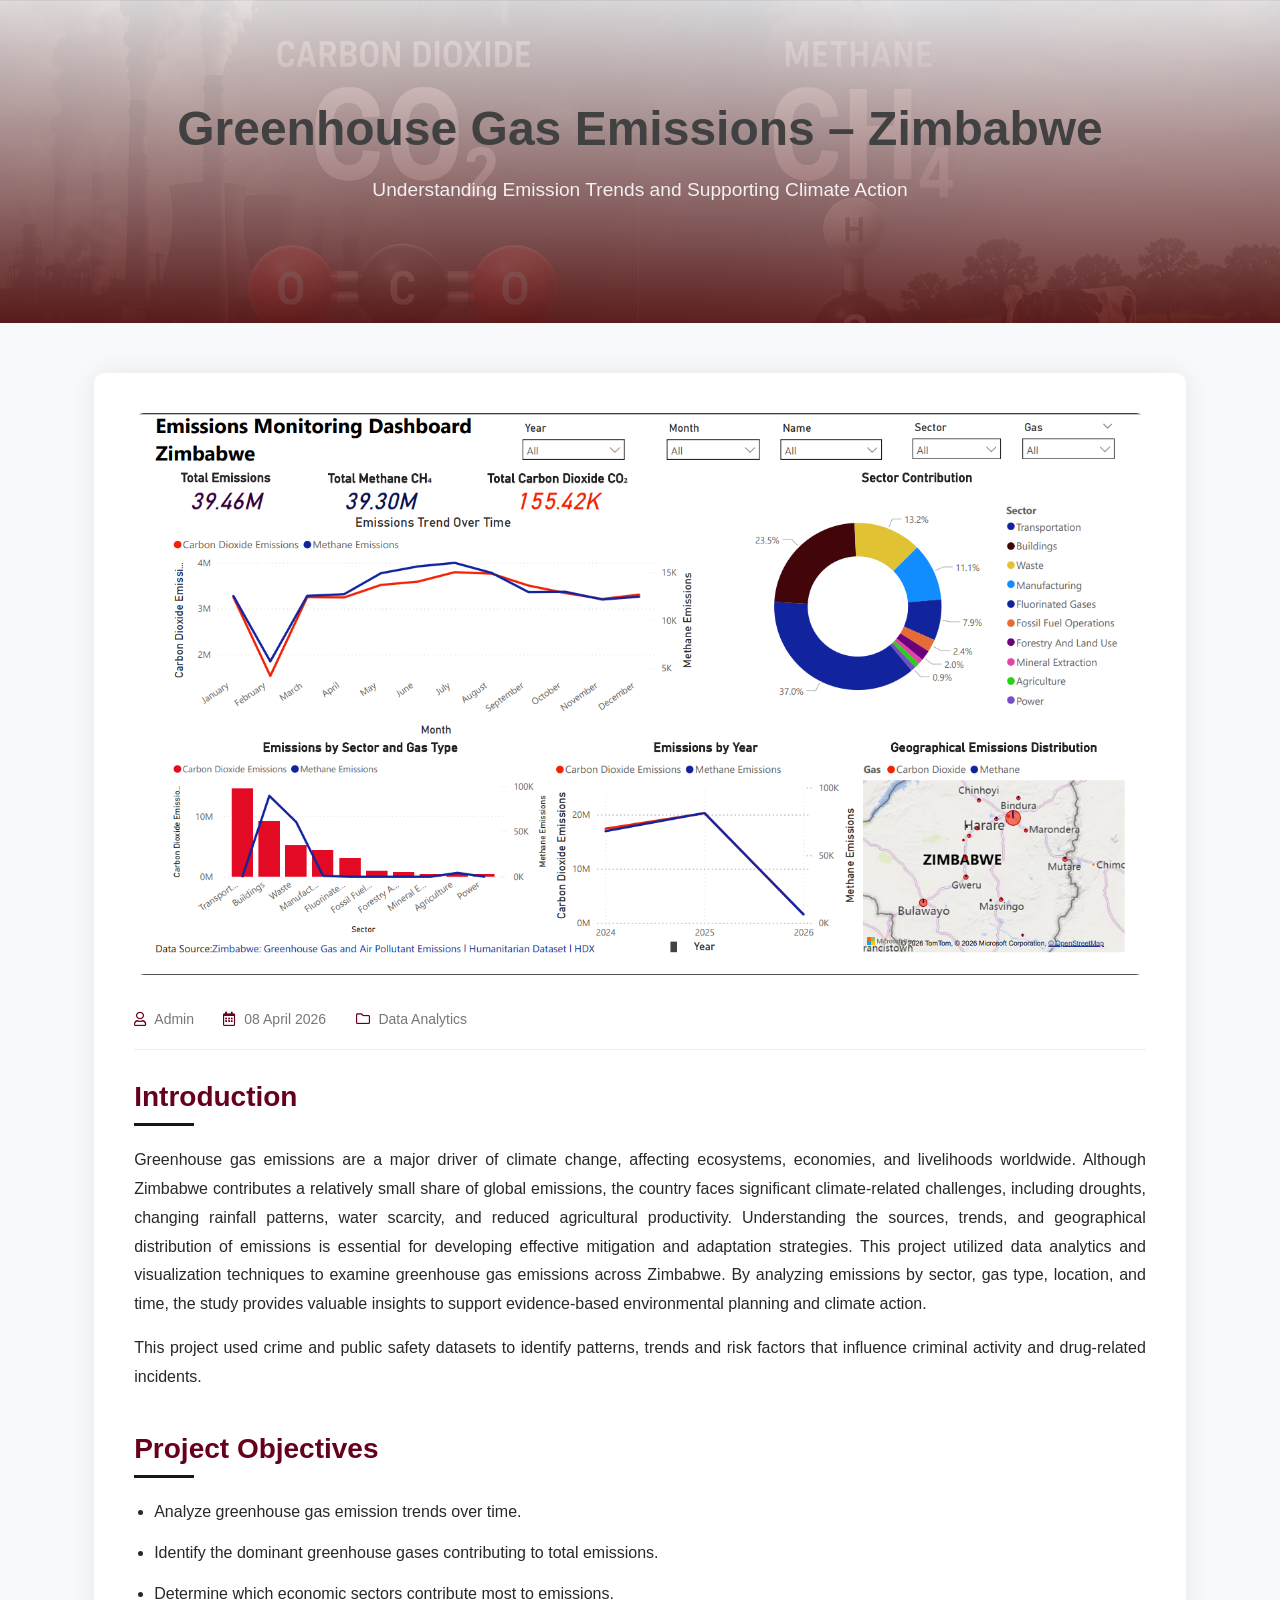
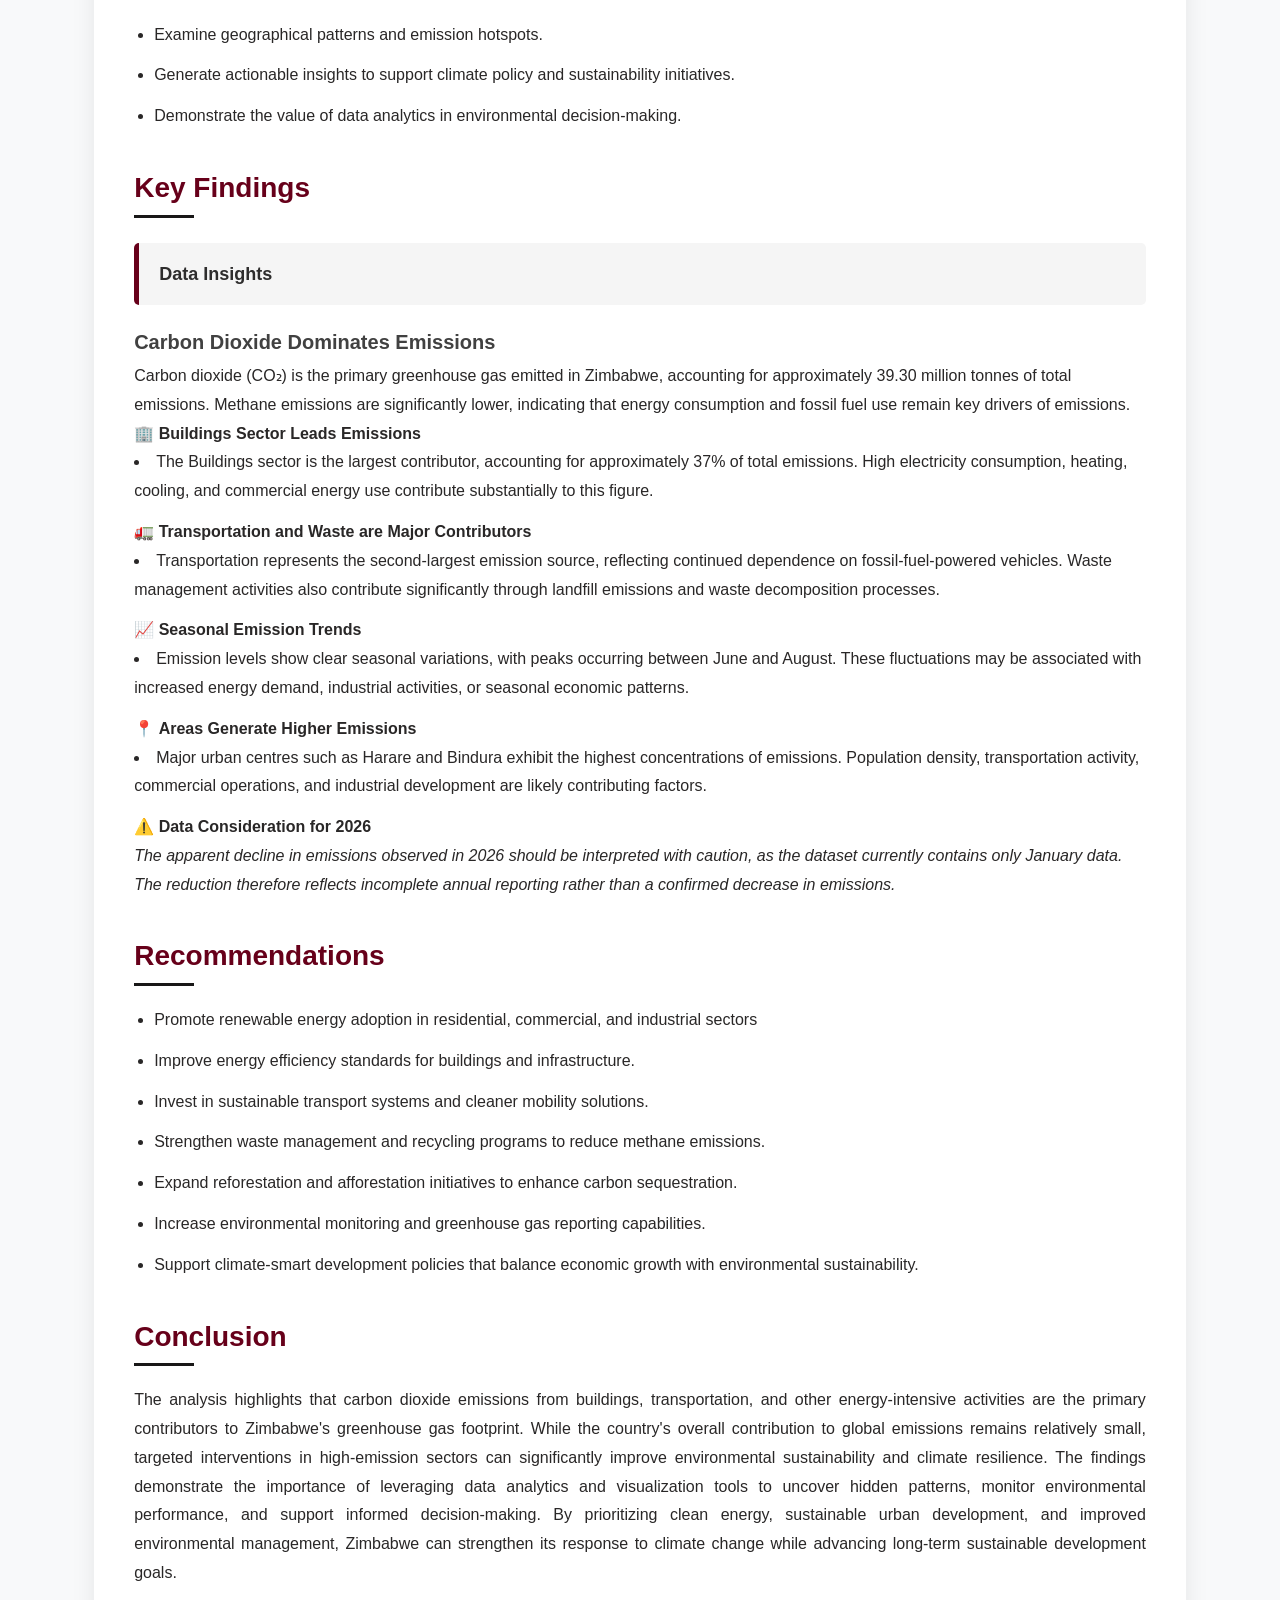
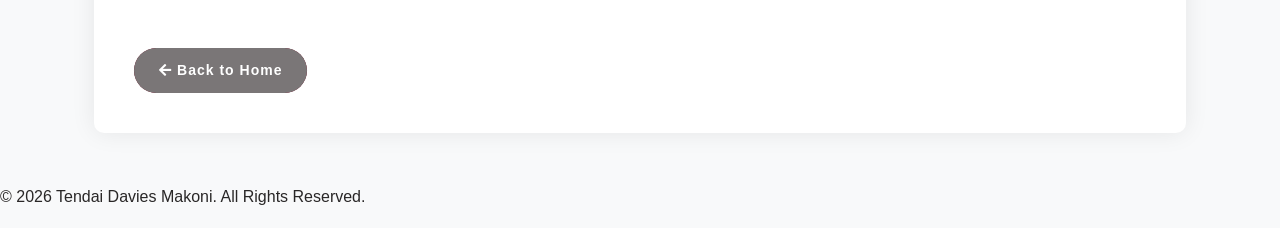
<file: personal_blog/gas.html>
<!DOCTYPE html>

<!-- Bootstrap -->
<link href="https://stackpath.bootstrapcdn.com/bootstrap/4.4.1/css/bootstrap.min.css" rel="stylesheet">

<!-- Font Awesome -->
<link href="https://cdnjs.cloudflare.com/ajax/libs/font-awesome/5.10.0/css/all.min.css" rel="stylesheet">

<!-- Your Website CSS -->
<link href="css/style.css" rel="stylesheet">


<div class="article-header">
    <div class="container">
        <h1>Greenhouse Gas Emissions – Zimbabwe</h1>
        <p>Understanding Emission Trends and Supporting Climate Action</p>
    </div>
</div>
<div class="row">
    <div class="col-lg-10 mx-auto">

        <img src="img/Gases.png" alt="Crime Analysis">

        <div class="article-meta">
            <span><i class="far fa-user"></i> Admin</span>
            <span><i class="far fa-calendar-alt"></i> 08 April 2026</span>
            <span><i class="far fa-folder"></i> Data Analytics</span>
        </div>

        <div class="article-section">
            <h3>Introduction</h3>

            <p>
                Greenhouse gas emissions are a major driver of climate change, affecting ecosystems, economies, and livelihoods worldwide. Although Zimbabwe contributes a relatively small share of global emissions, the country faces significant climate-related challenges, including droughts, changing rainfall patterns, water scarcity, and reduced agricultural productivity. Understanding the sources, trends, and geographical distribution of emissions is essential for developing effective mitigation and adaptation strategies.
                This project utilized data analytics and visualization techniques to examine greenhouse gas emissions across Zimbabwe. By analyzing emissions by sector, gas type, location, and time, the study provides valuable insights to support evidence-based environmental planning and climate action.
            </p>

            <p>
                This project used crime and public safety datasets
                to identify patterns, trends and risk factors that
                influence criminal activity and drug-related incidents.
            </p>
        </div>

        <div class="article-section">
            <h3>Project Objectives</h3>

            <ul>
                <li>Analyze greenhouse gas emission trends over time.</li>
                <li>Identify the dominant greenhouse gases contributing to total emissions.</li>
                <li>Determine which economic sectors contribute most to emissions.</li>
                <li>Examine geographical patterns and emission hotspots.</li>
                <li>Generate actionable insights to support climate policy and sustainability initiatives.</li>
                <li>Demonstrate the value of data analytics in environmental decision-making.</li>
            </ul>
        </div>

        <div class="article-section">
            <h3>Key Findings</h3>

            <div class="insight-box">
                <strong>Data Insights</strong>
            </div>

            
               <h5><b>Carbon Dioxide Dominates Emissions</b></h5

                  <li>Carbon dioxide (CO₂) is the primary greenhouse gas emitted in Zimbabwe, accounting for approximately 39.30 million tonnes of total emissions. Methane emissions are significantly lower, indicating that energy consumption and fossil fuel use remain key drivers of emissions.</li><br>

               🏢 <b>Buildings Sector Leads Emissions</b>

                   <li>The Buildings sector is the largest contributor, accounting for approximately 37% of total emissions. High electricity consumption, heating, cooling, and commercial energy use contribute substantially to this figure.</li>

               🚛 <b>Transportation and Waste are Major Contributors</b>

                   <li>Transportation represents the second-largest emission source, reflecting continued dependence on fossil-fuel-powered vehicles. Waste management activities also contribute significantly through landfill emissions and waste decomposition processes.</li>

               📈 <b>Seasonal Emission Trends</b>

                   <li>Emission levels show clear seasonal variations, with peaks occurring between June and August. These fluctuations may be associated with increased energy demand, industrial activities, or seasonal economic patterns.</li>

               📍 <b>Areas Generate Higher Emissions</b>

                  <li>Major urban centres such as Harare and Bindura exhibit the highest concentrations of emissions. Population density, transportation activity, commercial operations, and industrial development are likely contributing factors.</li>

               ⚠️ <b>Data Consideration for 2026</b> </br>

             <i>The apparent decline in emissions observed in 2026 should be interpreted with caution, as the dataset currently contains only January data. The reduction therefore reflects incomplete annual reporting rather than a confirmed decrease in emissions.</i>
            
        </div>

        <div class="article-section">
            <h3>Recommendations</h3>

            <ul>
                <li>Promote renewable energy adoption in residential, commercial, and industrial sectors</li>
                <li>Improve energy efficiency standards for buildings and infrastructure.</li>
                <li>Invest in sustainable transport systems and cleaner mobility solutions.</li>
                <li>Strengthen waste management and recycling programs to reduce methane emissions.</li>
                <li>Expand reforestation and afforestation initiatives to enhance carbon sequestration.</li>
                <li>Increase environmental monitoring and greenhouse gas reporting capabilities.</li>
                <li>Support climate-smart development policies that balance economic growth with environmental sustainability.</li>
            </ul>
        </div>

        <div class="article-section">
            <h3>Conclusion</h3>

            <p>
                The analysis highlights that carbon dioxide emissions from buildings, transportation, and other energy-intensive activities are the primary contributors to Zimbabwe's greenhouse gas footprint. While the country's overall contribution to global emissions remains relatively small, targeted interventions in high-emission sectors can significantly improve environmental sustainability and climate resilience.
                The findings demonstrate the importance of leveraging data analytics and visualization tools to uncover hidden patterns, monitor environmental performance, and support informed decision-making. By prioritizing clean energy, sustainable urban development, and improved environmental management, Zimbabwe can strengthen its response to climate change while advancing long-term sustainable development goals.
            </p>
        </div>

        <a href="index.html" class="btn btn-primary back-btn">
            <i class="fa fa-arrow-left"></i> Back to Home
        </a>

    </div>
</div>
<p>&copy; 2026 Tendai Davies Makoni. All Rights Reserved.</p>
</file>
<file: personal_blog/css/style.css>
/*******************************/
/********* General CSS *********/
/*******************************/
body {
    color: #797979;
    background: #ffffff;
    font-family: 'Montserrat', sans-serif;
}

h1,
h2, 
h3, 
h4,
h5, 
h6 {
    color: #414141;
}

a {
    color: #313131;
    transition: .3s;
}

a:hover,
a:active,
a:focus {
    color: #b59da0;
    outline: none;
    text-decoration: none;
}

.btn:focus,
.form-control:focus {
    box-shadow: none;
}

.container-fluid {
    max-width: 1366px;
}

.btn {
    padding: 12px 25px;
    font-size: 14px;
    font-weight: 600;
    letter-spacing: 1px;
    color: #ffffff;
    background: #454242;
    border: 2px solid transparent;
    border-radius: 0;
    box-shadow: inset 0 0 0 50px #7a7677;
    transition: ease-out 0.3s;
    -webkit-transition: ease-out 0.3s;
    -moz-transition: ease-out 0.3s;
}

.btn:hover {
    color: #847b7c;
    background: transparent;
    box-shadow: inset 0 0 0 0 #918c8c;
    border-color: #615e5e;
}

#loader {
    position: fixed;
    top: 0;
    right: 0;
    bottom: 0;
    left: 0;
    display: flex;
    align-items: center;
    justify-content: center;
    background: #ffffff;
    opacity: 0;
    visibility: hidden;
    -webkit-transition: opacity .3s ease-out, visibility 0s linear .3s;
    -o-transition: opacity .3s ease-out, visibility 0s linear .3s;
    transition: opacity .3s ease-out, visibility 0s linear .3s;
    z-index: 999;
}

#loader.show {
    -webkit-transition: opacity .6s ease-out, visibility 0s linear 0s;
    -o-transition: opacity .6s ease-out, visibility 0s linear 0s;
    transition: opacity .6s ease-out, visibility 0s linear 0s;
    visibility: visible;
    opacity: 1;
}

#loader .loader {
    position: relative;
    width: 45px;
    height: 45px;
    border: 5px solid #dddddd;
    border-top: 5px solid #83797a;
    border-radius: 50%;
    -webkit-animation: spin 2s linear infinite;
    animation: spin 2s linear infinite;
}

@-webkit-keyframes spin {
    0% { -webkit-transform: rotate(0deg); }
    100% { -webkit-transform: rotate(360deg); }
}

@keyframes spin {
    0% { transform: rotate(0deg); }
    100% { transform: rotate(360deg); }
}

.back-to-top {
    position: fixed;
    display: none;
    width: 44px;
    height: 44px;
    padding: 8px 0;
    text-align: center;
    line-height: 1;
    font-size: 22px;
    right: 15px;
    bottom: 15px;
    z-index: 9;
}

.back-to-top i {
    color: #ffffff;
}

.back-to-top:hover i {
    color: #414141;
}


/**********************************/
/*********** Nav Bar CSS **********/
/**********************************/
.navbar {
    position: relative;
    transition: .5s;
    z-index: 999;
}

.navbar.nav-sticky {
    position: fixed;
    top: 0;
    width: 100%;
    box-shadow: 0 2px 5px rgba(0, 0, 0, .3);
}

.navbar .navbar-brand {
    margin: 0;
    font-size: 45px;
    line-height: 0px;
    font-weight: 700;
    letter-spacing: 2px;
    transition: .5s;
    
}

.navbar .navbar-brand img {
    max-width: 100%;
    max-height: 40px;
}

.navbar .dropdown-menu {
    margin-top: 0;
    border: 0;
    border-radius: 0;
    background: #f8f9fa;
}

@media (min-width: 992px) {
    .navbar {
        position: absolute;
        width: 100%;
        padding: 30px 60px;
        background: transparent !important;
        border-bottom: 1px dashed rgba(256, 256, 256, .2);
        z-index: 9;
    }
    
    .navbar.nav-sticky {
        padding: 10px 60px;
        background: #ffffff !important;
    }
    
    .navbar .navbar-brand {
        color: #ffffff;
    }
    
    .navbar.nav-sticky .navbar-brand {
        color: #a89e9f;
    }

    .navbar-light .navbar-nav .nav-link,
    .navbar-light .navbar-nav .nav-link:focus {
        padding: 10px 10px 8px 10px;
        color: #ffffff;
        font-size: 15px;
        font-weight: 500;
    }
    
    .navbar-light.nav-sticky .navbar-nav .nav-link,
    .navbar-light.nav-sticky .navbar-nav .nav-link:focus {
        color: #414141;
    }

    .navbar-light .navbar-nav .nav-link:hover,
    .navbar-light .navbar-nav .nav-link.active {
        color: #111111;
    }
    
    .navbar-light.nav-sticky .navbar-nav .nav-link:hover,
    .navbar-light.nav-sticky .navbar-nav .nav-link.active {
        color: #746c6d;
    }
}

@media (max-width: 991.98px) {   
    .navbar {
        padding: 15px;
        background: #ffffff !important;
    }
    
    .navbar .navbar-brand {
        color: #aba3a4;
    }
    
    .navbar .navbar-nav {
        margin-top: 15px;
    }
    
    .navbar a.nav-link {
        padding: 5px;
    }
    
    .navbar .dropdown-menu {
        box-shadow: none;
    }
}


/*******************************/
/********** Hero CSS ***********/
/*******************************/
.hero {
    position: relative;
    width: 100%;
    margin-bottom: 45px;
    padding: 120px 0 0 0;
    overflow: hidden;
    background: linear-gradient(rgba(167, 162, 162, 0.95), rgba(171, 164, 165, 0.95)), url(../img/hero-bg.jpg);
    background-position: center;
    background-repeat: no-repeat;
    background-size: cover;
}

.hero .container-fluid {
    padding: 0;
}

.hero .hero-image {
    position: relative;
    text-align: right;
    padding-right: 75px;
}

.hero .hero-image img {
    max-width: 80%;
    max-height: 80%;
}

.hero .hero-content {
    position: relative;
    padding-left: 75px;
    display: flex;
    align-items: flex-start;
    justify-content: center;
    flex-direction: column;
}

.hero .hero-text p {
    color: #ffffff;
    font-size: 25px;
    font-weight: 600;
    margin-bottom: 15px;
}

.hero .hero-text h1 {
    color: #ffffff;
    font-size: 60px;
    font-weight: 700;
    letter-spacing: 3px;
    margin-bottom: 15px;
}

.hero .hero-text h2 {
    display: inline-block;
    margin: 0;
    height: 35px;
    color: #ffffff;
    font-size: 35px;
    font-weight: 600;
}

.hero .hero-text .typed-text {
    display: none;
}

.hero .hero-text .typed-cursor {
    font-size: 35px;
    font-weight: 300;
    color: #ffffff;
}

.hero .hero-btn .btn {
    margin-top: 35px;
    color: #8c8384;
    background: #ffffff;
    box-shadow: inset 0 0 0 50px #ffffff;
}

.hero .hero-btn .btn:hover {
    color: #ffffff;
    background: transparent;
    box-shadow: inset 0 0 0 0 #ffffff;
    border-color: #ffffff;
}

.hero .hero-btn .btn:first-child {
    margin-right: 10px;
}

@media (max-width: 991.98px) {
    .hero {
        padding-top: 60px;
    }
    
    .hero .hero-content {
        padding: 0 15px;
    }
    
    .hero .hero-text p {
        font-size: 20px;
    }
    
    .hero .hero-text h1 {
        font-size: 45px;
    }
    
    .hero .hero-text h2 {
        font-size: 25px;
        height: 25px;
    }
    
    .hero .hero-btn .btn {
        padding: 12px 30px;
        letter-spacing: 1px;
    }
}

@media (max-width: 767.98px) {
    .hero {
        padding-top: 60px;
        padding-bottom: 60px;
    }
    
    .hero,
    .hero .hero-text,
    .hero .hero-btn {
        width: 100%;
        text-align: center;
    }
    
    .hero .hero-text p {
        font-size: 18px;
    }
    
    .hero .hero-text h1 {
        font-size: 35px;
    }
    
    .hero .hero-text h2 {
        font-size: 22px;
        height: 22px;
    }
    
    .hero .hero-btn .btn {
        padding: 10px 15px;
        letter-spacing: 1px;
    }
}

@media (max-width: 575.98px) {
    .hero .hero-text p {
        font-size: 16px;
    }
    
    .hero .hero-text h1 {
        font-size: 30px;
    }
    
    .hero .hero-text h2 {
        font-size: 18px;
        height: 18px;
    }
    
    .hero .hero-btn .btn {
        padding: 8px 10px;
        letter-spacing: 0;
    }
}


/*******************************/
/******* Section Header ********/
/*******************************/
.section-header {
    position: relative;
    margin-bottom: 45px;
}

.section-header p {
    display: inline-block;
    margin: 0 30px;
    margin-bottom: 10px;
    padding-left: 15px;
    position: relative;
    font-size: 16px;
    font-weight: 600;
    letter-spacing: 1px;
    text-transform: uppercase;
    background: #ffffff;
}

.section-header p::before {
    position: absolute;
    content: "";
    height: 3px;
    top: 11px;
    right: 0;
    left: -30px;
    background: #b6adae;
    z-index: -1;
}

.section-header p::after {
    position: absolute;
    content: "";
    width: 3px;
    height: 3px;
    top: 11px;
    left: 3px;
    background: #b8b1b2;
    z-index: 1;
}

.section-header h2 {
    margin: 0;
    position: relative;
    font-size: 45px;
    font-weight: 700;
}

@media (max-width: 767.98px) {
    .section-header h2 {
        font-size: 30px;
    }
}


/*******************************/
/********** About CSS **********/
/*******************************/
.about {
    position: relative;
    width: 100%;
    margin: -45px 0 45px 0;
}

.about .col-lg-6 {
    padding: 0;
}

.about .section-header {
    margin-bottom: 30px;
}

.about .about-img {
    position: relative;
    height: 100%;
}

.about .about-img img {
    position: relative;
    width: 100%;
    height: 100%;
    object-fit: cover;
}

.about .about-content {
    padding: 0 60px;
}

.about .about-text p {
    font-size: 16px;
}

.about .skills {
    margin-bottom: 30px;
}

.about .skill-name {
    margin-top: 15px;
}

.about .skill-name p {
    display: inline-block;
    margin-bottom: 5px;
    font-size: 16px;
    font-weight: 400;
}

.about .skill-name p:last-child {
    float: right;
}

.about .progress {
    height: 10px;
    border-radius: 10px;
    background: #dddddd;
}

.about .progress .progress-bar {
    width: 0px;
    background: #a19a9b;
    border-radius: 10px;
    transition: 2s;
}

.about .about-text a.btn {
    margin-top: 15px;
}

@media (max-width: 991.98px) {
    .about .about-content {
        padding: 45px 15px 0 15px;
    }
}


/*******************************/
/******* Experience CSS ********/
/*******************************/
.experience {
    position: relative;
    padding: 45px 0 15px 0;
}

.experience .timeline {
    position: relative;
    width: 100%;
}

.experience .timeline::after {
    content: '';
    position: absolute;
    width: 2px;
    background: #8d8586;
    top: 0;
    bottom: 0;
    left: 50%;
    margin-left: -1px;
}

.experience .timeline .timeline-item {
    position: relative;
    background: inherit;
    width: 50%;
    margin-bottom: 30px;
}

.experience .timeline .timeline-item.left {
    left: 0;
    padding-right: 30px;
}

.experience .timeline .timeline-item.right {
    left: 50%;
    padding-left: 30px;
}

.experience .timeline .timeline-item::after {
    content: '';
    position: absolute;
    width: 16px;
    height: 16px;
    top: 48px;
    right: -8px;
    background: #ffffff;
    border: 2px solid #857b7c;
    border-radius: 16px;
    z-index: 1;
}

.experience .timeline .timeline-item.right::after {
    left: -8px;
}

.experience .timeline .timeline-item::before {
  content: '';
  position: absolute;
  width: 0;
  height: 0;
  top: 46px;
  right: 10px;
  z-index: 1;
  border: 10px solid;
  border-color: transparent transparent transparent #dddddd;
}

.experience .timeline .timeline-item.right::before {
  left: 10px;
  border-color: transparent #dddddd transparent transparent;
}

.experience .timeline .timeline-date {
    position: absolute;
    width: 100%;
    top: 44px;
    font-size: 16px;
    font-weight: 600;
    color: #6f6667;
    text-transform: uppercase;
    letter-spacing: 1px;
    z-index: 1;
}

.experience .timeline .timeline-item.left .timeline-date {
    text-align: left;
    left: calc(100% + 55px);
}

.experience .timeline .timeline-item.right .timeline-date {
    text-align: right;
    right: calc(100% + 55px);
}

.experience .timeline .timeline-text {
    padding: 30px;
    background: #ffffff;
    position: relative;
    border-right: 5px solid #dddddd;
    box-shadow: 0 0 60px rgba(0, 0, 0, .08);
}

.experience .timeline .timeline-item.right .timeline-text {
    border-right: none;
    border-left: 5px solid #dddddd;
}

.experience .timeline .timeline-text h2 {
    margin: 0 0 5px 0;
    font-size: 22px;
    font-weight: 600;
}

.experience .timeline .timeline-text h4 {
    margin: 0 0 10px 0;
    font-size: 16px;
    font-style: italic;
    font-weight: 400;
}

.experience .timeline .timeline-text p {
    margin: 0;
    font-size: 16px;
}

@media (max-width: 767.98px) {
    .experience .timeline::after {
        left: 8px;
    }

    .experience .timeline .timeline-item {
        width: 100%;
        padding-left: 38px;
    }
    
    .experience .timeline .timeline-item.left {
        padding-right: 0;
    }
    
    .experience .timeline .timeline-item.right {
        left: 0%;
        padding-left: 38px;
    }

    .experience .timeline .timeline-item.left::after, 
    .experience .timeline .timeline-item.right::after {
        left: 0;
    }
    
    .experience .timeline .timeline-item.left::before,
    .experience .timeline .timeline-item.right::before {
        left: 18px;
        border-color: transparent #dddddd transparent transparent;
    }
    
    .experience .timeline .timeline-item.left .timeline-date,
    .experience .timeline .timeline-item.right .timeline-date {
        position: relative;
        top: 0;
        right: auto;
        left: 0;
        text-align: left;
        margin-bottom: 10px;
    }
    
    .experience .timeline .timeline-item.left .timeline-text,
    .experience .timeline .timeline-item.right .timeline-text {
        border-right: none;
        border-left: 5px solid #dddddd;
    }
}


/*******************************/
/********* Service CSS *********/
/*******************************/
.service {
    position: relative;
    width: 100%;
    padding: 45px 0 15px 0;
}

.service .service-item {
    position: relative;
    margin-bottom: 30px;
    display: flex;
    align-items: center;
    box-shadow: inset 0 0 0 0 transparent;
    transition: ease-out 0.5s;
}

.service .service-item:hover {
    box-shadow: inset 800px 0 0 0 #a0999a;
}

.service .service-icon {
    position: relative;
    width: 150px;
    min-height: 150px;
    display: flex;
    align-items: center;
    justify-content: center;
    border: 1px solid #8a7f80;
    background: #ffffff;
}

.service .service-icon i {
    position: relative;
    font-size: 60px;
    color: #a58b8e;
    transition: .3s;
}

.service .service-item:hover i {
    font-size: 75px;
}

.service .service-text {
    position: relative;
    width: calc(100% - 120px);
    padding: 0 30px;
}

.service .service-text h3 {
    margin-bottom: 10px;
    font-size: 20px;
    font-weight: 600;
    transition: 1s;
}

.service .service-text p {
    margin: 0;
    font-size: 16px;
    transition: 1s;
}

.service .service-item:hover .service-text h3,
.service .service-item:hover .service-text p {
    color: #ffffff;
}

@media (max-width: 575.98px) {
    .service .service-text h3 {
        font-size: 16px;
        margin-bottom: 5px;
    }
    
    .service .service-text p {
        font-size: 14px;
    }
}


/*******************************/
/******** Portfolio CSS ********/
/*******************************/
.portfolio {
    position: relative;
    padding: 45px 0 15px 0;
}

.portfolio #portfolio-filter {
    padding: 0;
    margin: -15px 0 25px 0;
    list-style: none;
    font-size: 0;
    text-align: center;
}

.portfolio #portfolio-filter li {
    cursor: pointer;
    display: inline-block;
    margin: 5px;
    padding: 6px 12px;
    font-size: 14px;
    font-weight: 600;
    color: #ffffff;
    background: #EF233C;
    border: 2px solid transparent;
    border-radius: 0;
    box-shadow: inset 0 0 0 50px #EF233C;
    transition: ease-out 0.3s;
    -webkit-transition: ease-out 0.3s;
    -moz-transition: ease-out 0.3s;
}

.portfolio #portfolio-filter li:hover,
.portfolio #portfolio-filter li.filter-active {
    color: #EF233C;
    background: transparent;
    box-shadow: inset 0 0 0 0 #EF233C;
    border-color: #EF233C;
}

.portfolio .portfolio-item {
    position: relative;
}

.portfolio .portfolio-wrap {
    position: relative;
    width: 100%;
}

.portfolio .portfolio-img {
    position: relative;
    overflow: hidden;
}

.portfolio .portfolio-img img {
    position: relative;
    width: 100%; 
    height: 100%; 
    object-fit: cover;
    transform: scale(1.1);
    transition: .5s;
}

.portfolio .portfolio-item:hover img {
    margin-left: 15px;
}

.portfolio .portfolio-text {
    position: relative;
    height: 60px;
    width: calc(100% - 30px);
    margin: -30px 15px 30px 15px;
    display: flex;
    align-items: center;
    background: #ffffff;
    box-shadow: 0 0 15px rgba(0, 0, 0, .12);
}

.portfolio .portfolio-text h3 {
    width: calc(100% - 70px);
    font-size: 18px;
    font-weight: 600;
    margin: 0 0 0 15px;
    white-space: nowrap;
    overflow: hidden;
}

.portfolio .portfolio-text a.btn {
    width: 50px;
    height: 50px;
    padding: 0 0 2px 1px;
    display: flex;
    align-items: center;
    justify-content: center;
    font-size: 45px;
    font-weight: 100;
}

.portfolio .portfolio-item:hover a.btn {
    color: #EF233C;
    background: transparent;
    box-shadow: inset 0 0 0 0 #EF233C;
    border-color: #EF233C;
}


/*******************************/
/********* Banner CSS **********/
/*******************************/
.banner {
    position: relative;
    width: 100%;
    margin: 45px 0;
    padding: 90px 0;
    background: #EF233C;
}

.banner .container {
    max-width: 750px;
    text-align: center;
}

.banner .section-header {
    margin-bottom: 20px;
}

.banner .section-header p {
    color: #414141;
    background: transparent;
}

.banner .section-header p::after {
    display: none;
}

.banner .section-header h2 {
    color: #ffffff;
}

.banner .section-header h2 span {
    color: #414141;
    font-size: 50px;
}

.banner .banner-text p {
    font-size: 18px;
    color: #ffffff;
}

.banner .banner-text .btn {
    margin-top: 15px;
    color: #EF233C;
    background: #ffffff;
    box-shadow: inset 0 0 0 50px #ffffff;
}

.banner .banner-text .btn:hover {
    color: #ffffff;
    background: transparent;
    box-shadow: inset 0 0 0 0 #ffffff;
    border-color: #ffffff;
}


/*******************************/
/********* Pricing CSS *********/
/*******************************/
.price {
    position: relative;
    width: 100%;
    padding: 45px 0 15px 0;
}

.price .row {
    padding: 0 15px;
}

.price .col-md-4 {
    padding: 0;
}

.price .price-item {
    position: relative;
    margin-bottom: 30px;
    background: #ffffff;
}

.price .featured-item {
    box-shadow: 0 0 30px rgba(0, 0, 0, .2);
    z-index: 1;
}

.price .price-header,
.price .price-body,
.price .price-footer {
    position: relative;
    text-align: center;
}

.price .price-header {
    padding: 45px 0 30px 0;
    color: #414141;
}

.price .price-item.featured-item .price-header {
    color: #867c7d;
}

.price .price-title h2 {
    font-size: 25px;
    font-weight: 400;
    text-transform: uppercase;
}

.price .price-prices h2 {
    font-size: 45px;
    font-weight: 700;
    margin-left: 10px;
}

.price .price-prices h2 small {
    position: absolute;
    font-size: 18px;
    font-weight: 400;
    margin-top: 9px;
    margin-left: -12px;
}

.price .price-prices h2 span {
    margin-left: 1px;
    font-size: 18px;
    font-weight: 400;
}

.price .price-item.featured-item h2 {
    color: #EF233C;
}

.price .price-body {
    padding: 0 0 20px 0;
}

.price .price-description ul {
    margin: 0;
    padding: 0;
    list-style: none;
}

.price .price-description ul li {
    padding: 0 0 20px 0;
}

.price .price-item .price-action {
    padding-bottom: 45px;
}

.price .price-item .price-action .btn {
    color: #ffffff;
    background: #414141;
    box-shadow: inset 0 0 0 50px #414141;
}

.price .price-item .price-action .btn:hover {
    color: #414141;
    background: transparent;
    box-shadow: inset 0 0 0 0 #414141;
    border-color: #414141;
}

.price .price-item.featured-item .price-action .btn {
    color: #ffffff;
    background: #EF233C;
    box-shadow: inset 0 0 0 50px #EF233C;
}

.price .price-item.featured-item .price-action .btn:hover {
    color: #EF233C;
    background: transparent;
    box-shadow: inset 0 0 0 0 #EF233C;
    border-color: #EF233C;
}


/*******************************/
/*********** Team CSS **********/
/*******************************/
.team {
    position: relative;
    width: 100%;
    padding: 45px 0 15px 0;
}

.team .team-item {
    position: relative;
    background: #ffffff;
    margin-bottom: 30px;
    display: flex;
    align-items: center;
    justify-content: flex-start;
    box-shadow: inset 0 0 0 0 transparent;
    transition: ease-out 0.5s;
}

.team .team-img {
    position: relative;
    width: 50%;
    overflow: hidden;
}

.team .team-img img {
    position: relative;
    width: 100%;
    transition: .5s;
}

.team .team-text {
    position: relative;
    width: 50%;
    padding: 0 30px;
}

.team .team-text h2 {
    color: #EF233C;
    font-size: 18px;
    font-weight: 600;
    margin-bottom: 5px;
    transition: 1s;
}

.team .team-text h4 {
    font-size: 14px;
    font-weight: 600;
    margin-bottom: 15px;
    transition: 1s;
}

.team .team-text p {
    margin-bottom: 20px;
    transition: 1s;
}

.team .team-social {
    position: relative;
    display: flex;
    align-items: center;
    justify-content: flex-start;
}

.team .team-social a.btn {
    width: 35px;
    height: 35px;
    padding: 0;
    display: flex;
    align-items: center;
    justify-content: center;
    font-size: 14px;
    font-weight: normal;
    margin-right: 5px;
}

.team .team-item:hover {
    box-shadow: inset 800px 0 0 0 #EF233C;
}

.team .team-item:hover .team-img img {
    transform: scale(1.2);
}

.team .team-item:hover .team-text h2,
.team .team-item:hover .team-text h4,
.team .team-item:hover .team-text p {
    color: #ffffff;
}

.team .team-item:hover .team-social a.btn {
    background: #ffffff;
}

.team .team-item:hover .team-social a.btn:hover {
    border-color: #ffffff;
}

@media(max-width: 575.98px) {
    .team .team-text {
        padding: 0 15px;
    }
    
    .team .team-text h2 {
        font-size: 16px;
        margin-bottom: 0;
    }

    .team .team-text h4 {
        margin-bottom: 5px;
    }

    .team .team-text p {
        font-size: 14px;
        line-height: 18px;
        margin-bottom: 10px;
    }
}


/*******************************/
/******* Testimonial CSS *******/
/*******************************/
.testimonial {
    position: relative;
    margin: 45px 0;
    padding: 90px 0;
    background: #EF233C;
}

.testimonial .container {
    max-width: 900px;
}

.testimonial .testimonial-icon {
    margin-bottom: 45px;
    text-align: center;
}

.testimonial .testimonial-icon i {
    font-size: 60px;
    color: rgba(256, 256, 256, .5);
}

.testimonial .testimonial-item {
    position: relative;
    margin: 0 15px;
    text-align: center;
}

.testimonial .testimonial-img {
    position: relative;
    margin-bottom: 15px;
    z-index: 1;
}

.testimonial .testimonial-item img {
    margin: 0 auto;
    width: 120px;
    padding: 10px;
    border: 5px dotted #ffffff;
    border-radius: 100px;
}

.testimonial .testimonial-text {
    position: relative;
    margin-top: -70px;
    padding: 65px 35px 30px 35px;
    text-align: center;
    background: #ffffff;
    border-radius: 500px;
}

.testimonial .testimonial-item p {
    font-size: 18px;
    font-style: italic;
}

.testimonial .testimonial-text h3 {
    color: #EF233C;
    font-size: 18px;
    font-weight: 600;
    margin-bottom: 10px;
}

.testimonial .testimonial-text h4 {
    color: #666666;
    font-size: 14px;
    margin-bottom: 0;
}

.testimonial .owl-dots {
    margin-top: 15px;
    text-align: center;
}

.testimonial .owl-dot {
    display: inline-block;
    margin: 0 5px;
    width: 12px;
    height: 12px;
    border-radius: 50%;
    background: rgba(256, 256, 256, .5);
}

.testimonial .owl-dot.active {
    background: #ffffff;
}


/*******************************/
/********* Contact CSS *********/
/*******************************/
.contact {
    position: relative;
    width: 100%;
    margin: 45px 0;
    background: #8e8a8a;
}

.contact .container-fluid {
    background: url(../img/contact.jpg) left center no-repeat;
    background-size: contain;
}

.contact .contact-form {
    position: relative;
    padding: 90px 0 90px 45px;
    background: #656162;
}

.contact .contact-form input {
    color: #ffffff;
    padding: 15px 0;
    background: none;
    border-radius: 0;
    border: none;
    border-bottom: 1px solid rgba(256, 256, 256, .5);
}

.contact .contact-form textarea {
    color: #ffffff;
    height: 90px;
    padding: 15px 0;
    background: none;
    border-radius: 0;
    border: none;
    border-bottom: 1px solid rgba(256, 256, 256, .5);
}

.contact .contact-form .form-control::placeholder {
    color: #ffffff;
    opacity: 1;
}

.contact .contact-form .form-control:-ms-input-placeholder,
.contact .contact-form .form-control::-ms-input-placeholder {
    color: #ffffff;
}

.contact .contact-form .btn {
    margin-top: 35px;
    color: #a9a3a4;
    background: #ffffff;
    box-shadow: inset 0 0 0 50px #ffffff;
}

.contact .contact-form .btn:hover {
    color: #ffffff;
    background: transparent;
    box-shadow: inset 0 0 0 0 #ffffff;
    border-color: #ffffff;
}

.contact .help-block ul {
    margin: 0;
    padding: 0;
    list-style-type: none;
    font-size: 14px;
    font-style: italic;
    color: #ffffff;
}

@media (max-width: 767.98px) {
    .contact .container-fluid {
        background: none;
    }
    
    .contact .contact-form {
        padding: 90px 0;
    }
}


/*******************************/
/*********** Blog CSS **********/
/*******************************/
.blog {
    position: relative;
    width: 100%;
    padding: 45px 0 15px 0;
}

.blog .blog-item {
    position: relative;
    margin-bottom: 30px;
}

.blog .blog-img {
    position: relative;
    width: 100%;
    overflow: hidden;
}

.blog .blog-img img {
    width: 100%;
    transition: .5s;
}

.blog .blog-item:hover img {
    transform: scale(1.1);
}

.blog .blog-text {
    position: relative;
    padding: 30px;
    border-right: 1px solid rgba(0, 0, 0, .07);
    border-bottom: 1px solid rgba(0, 0, 0, .07);
    border-left: 1px solid rgba(0, 0, 0, .07);
}

.blog .blog-text h2 {
    font-size: 25px;
    font-weight: 600;
}

.blog .blog-text p {
    margin-bottom: 10px;
}

.blog .blog-item a.btn {
    margin-top: 10px;
    padding: 8px 15px;
}

.blog .blog-item a.btn i {
    margin-left: 5px;
}

.blog .blog-meta {
    position: relative;
    display: flex;
    margin-bottom: 15px;
}

.blog .blog-meta p {
    margin: 0 10px 0 0;
    font-size: 13px;
}

.blog .blog-meta i {
    color: #414141;
    margin-right: 5px;
}

.blog .blog-meta p:last-child {
    margin: 0;
}


/*******************************/
/********* Footer CSS **********/
/*******************************/
.footer {
    position: relative;
    margin-top: 45px;
    background: #918c8c;
}

.footer .container-fluid {
    padding: 60px 0 0 0;
}

.footer .footer-info {
    position: relative;
    width: 100%;
    text-align: center;
}

.footer .footer-info h2 {
    margin-bottom: 20px;
    font-size: 30px;
    font-weight: 700;
    color: #ffffff;
}

.footer .footer-info h3 {
    margin-bottom: 25px;
    font-size: 22px;
    font-weight: 600;
    color: #ffffff;
}

.footer .footer-menu {
    width: 100%;
    display: flex;
    justify-content: center;
}

.footer .footer-menu p {
    color: #ffffff;
    font-size: 22px;
    font-weight: 600;
    line-height: 20px;
    padding: 0 15px;
    border-right: 1px solid #ffffff;
}

.footer .footer-menu p:last-child {
    border: none;
}

.footer .footer-social {
    position: relative;
    margin-top: 15px;
}

.footer .footer-social a {
    display: inline-block;
}

.footer .footer-social a i {
    margin-right: 15px;
    font-size: 20px;
    color: #ffffff;
    transition: .3s;
}

.footer .footer-social a:last-child i {
    margin: 0;
}

.footer .footer-social a:hover i {
    color: #414141;
}

.footer .copyright {
    position: relative;
    text-align: center;
    margin-top: 30px;
    padding-top: 25px;
    padding-bottom: 25px;
}

.footer .copyright::before {
    position: absolute;
    content: "";
    width: 50%;
    height: 1px;
    top: 0;
    left: 25%;
    background: rgba(256, 256, 256, .2);
}

.footer .copyright p {
    margin: 0;
    color: #ffffff;
}

.footer .copyright .col-md-6:last-child p {
    text-align: right;
}

.footer .copyright p a {
    color: #b31818;
    font-weight: 600;
}

.footer .copyright p a:hover {
    color: #414141;
}

@media (max-width: 575.98px) {
    .footer .footer-info h2 {
        margin-bottom: 20px;
        font-size: 20px;
        font-weight: 600;
    }

    .footer .footer-info h3 {
        margin-bottom: 20px;
        font-size: 16px;
    }

    .footer .footer-menu p {
        font-size: 16px;
        line-height: 16px;
        padding: 0 5px;
    }
}
 .article-header {
        padding: 80px 0;
        text-align: center;
        background: #f8f4f5;
        color: #fff;
    }

    .article-content {
        padding: 60px 0;
    }

    .article-content img {
        width: 100%;
        border-radius: 8px;
        margin-bottom: 30px;
    }

    .article-meta {
        color: #777;
        margin-bottom: 20px;
    }

    .article-meta span {
        margin-right: 20px;
    }

    .article-section {
        margin-bottom: 40px;
    }

    .article-section h3 {
        margin-bottom: 15px;
        color: #080204;
    }

    .back-btn {
        margin-top: 30px;
    }

    .insight-box {
        background: #f8f9fa;
        padding: 20px;
        border-left: 5px solid #3b0618;
        margin: 20px 0;
    }

    /* ==========================================
ARTICLE PAGE STYLING
========================================== */

body {
font-family: 'Montserrat', sans-serif;
background: #f8f9fa;
color: #292727;
line-height: 1.8;
}

/* Header Banner */
.article-header {
background: linear-gradient(rgba(235, 231, 231, 0.9),
rgba(95, 27, 27, 0.9)),
url('../img/Gases1.png');
background-size: cover;
background-position: center;
padding: 100px 0;
text-align: center;
color: #fff;
margin-bottom: 50px;
}

.article-header h1 {
font-size: 3rem;
font-weight: 700;
margin-bottom: 15px;
}

.article-header p {
font-size: 1.2rem;
opacity: 0.9;
}

/* Main Content */
.row {
margin-bottom: 50px;
}

.col-lg-10 {
background: #fff;
padding: 40px;
border-radius: 10px;
box-shadow: 0 0 25px rgba(0,0,0,0.08);
}

/* Featured Image */
.col-lg-10 img {
width: 100%;
border-radius: 10px;
margin-bottom: 30px;
}

/* Meta Information */
.article-meta {
border-bottom: 1px solid #eee;
padding-bottom: 15px;
margin-bottom: 30px;
color: #777;
}

.article-meta span {
margin-right: 25px;
font-size: 14px;
}

.article-meta i {
color: #67001a;
margin-right: 5px;
}

/* Sections */
.article-section {
margin-bottom: 40px;
}

.article-section h3 {
color: #67001a;
font-weight: 700;
margin-bottom: 20px;
position: relative;
}

.article-section h3::after {
content: "";
display: block;
width: 60px;
height: 3px;
background: #181717;
margin-top: 10px;
}

/* Paragraphs */
.article-section p {
text-align: justify;
margin-bottom: 15px;
}

/* Lists */
.article-section ul {
padding-left: 20px;
}

.article-section li {
margin-bottom: 12px;
}

/* Insight Box */
.insight-box {
background: #f5f5f5;
border-left: 5px solid #67001a;
padding: 15px 20px;
margin: 25px 0;
border-radius: 5px;
}

.insight-box strong {
color: #2e2d2d;
font-size: 18px;
}

/* Findings Cards */
.finding-item {
background: #fafafa;
padding: 20px;
border-radius: 8px;
margin-bottom: 20px;
border-left: 4px solid #67001a;
transition: 0.3s;
}

.finding-item:hover {
transform: translateY(-3px);
box-shadow: 0 5px 15px rgba(0,0,0,0.08);
}

/* Important Note */
.warning-note {
background: #fff4e5;
border-left: 5px solid #ff9800;
padding: 15px;
margin-top: 20px;
border-radius: 5px;
}

/* Back Button */
.back-btn {
background: #67001a;
border: none;
padding: 12px 25px;
border-radius: 50px;
font-weight: 600;
margin-top: 20px;
}

.back-btn:hover {
background: #4d0014;
}

/* Footer */
.footer {
margin-top: 60px;
background: #222;
color: #fff;
text-align: center;
padding: 25px;
}

.footer p {
margin: 0;
}

/* Responsive */
@media (max-width: 768px) {


.article-header {
    padding: 70px 20px;
}

.article-header h1 {
    font-size: 2rem;
}

.col-lg-10 {
    padding: 25px;
}

.article-meta span {
    display: block;
    margin-bottom: 10px;
}

}
</file>
